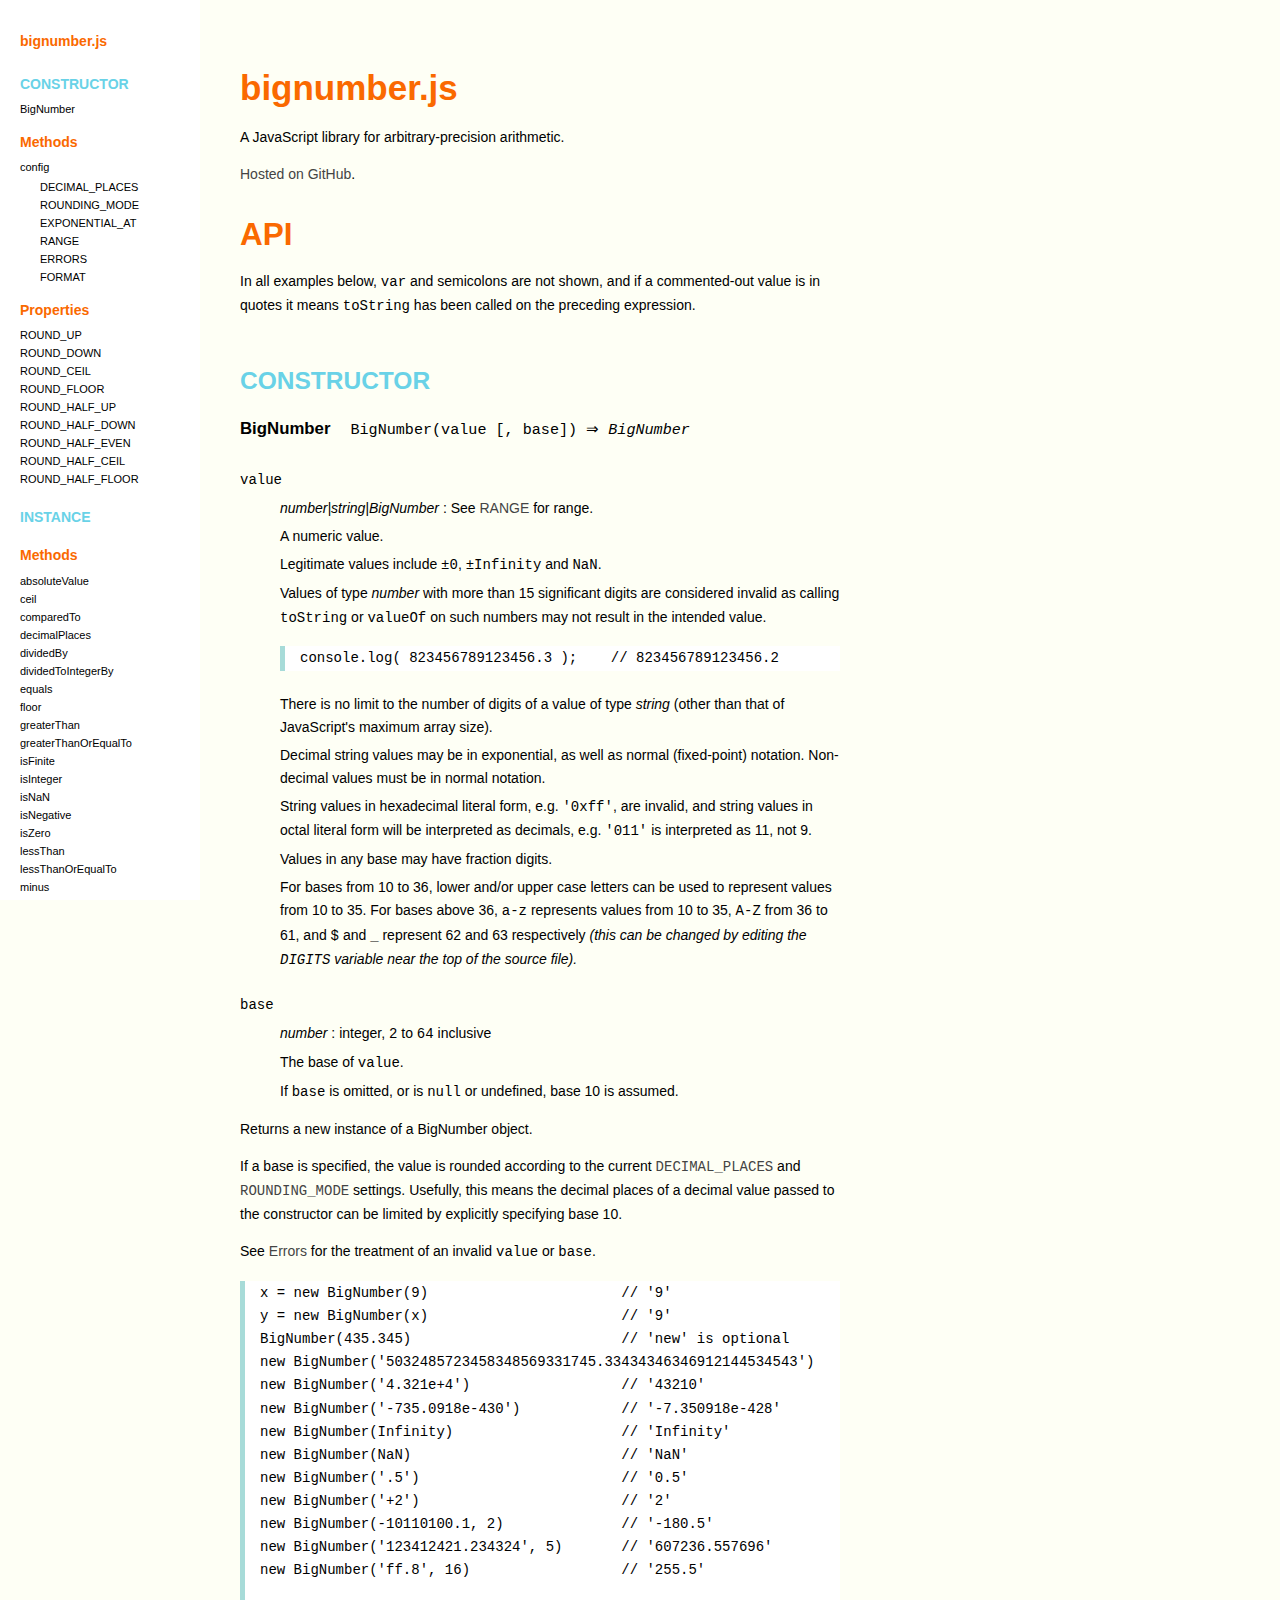
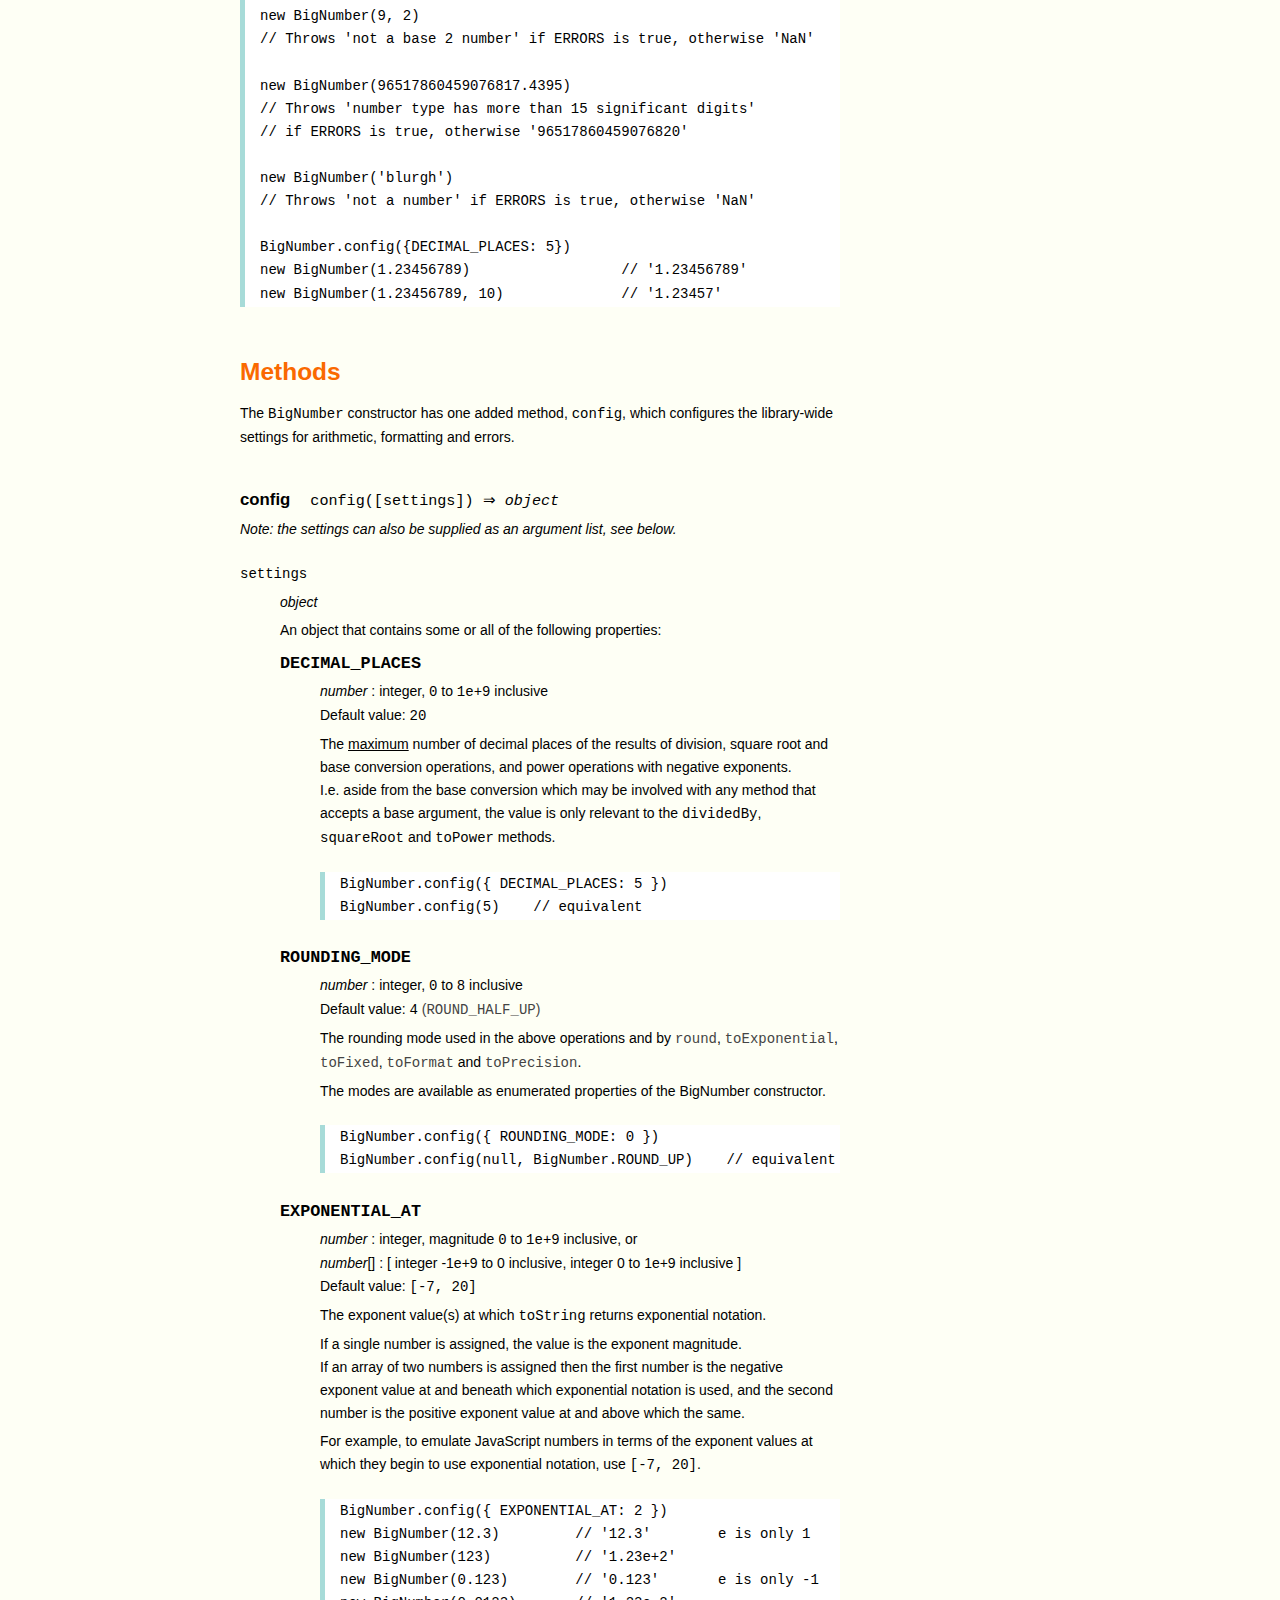
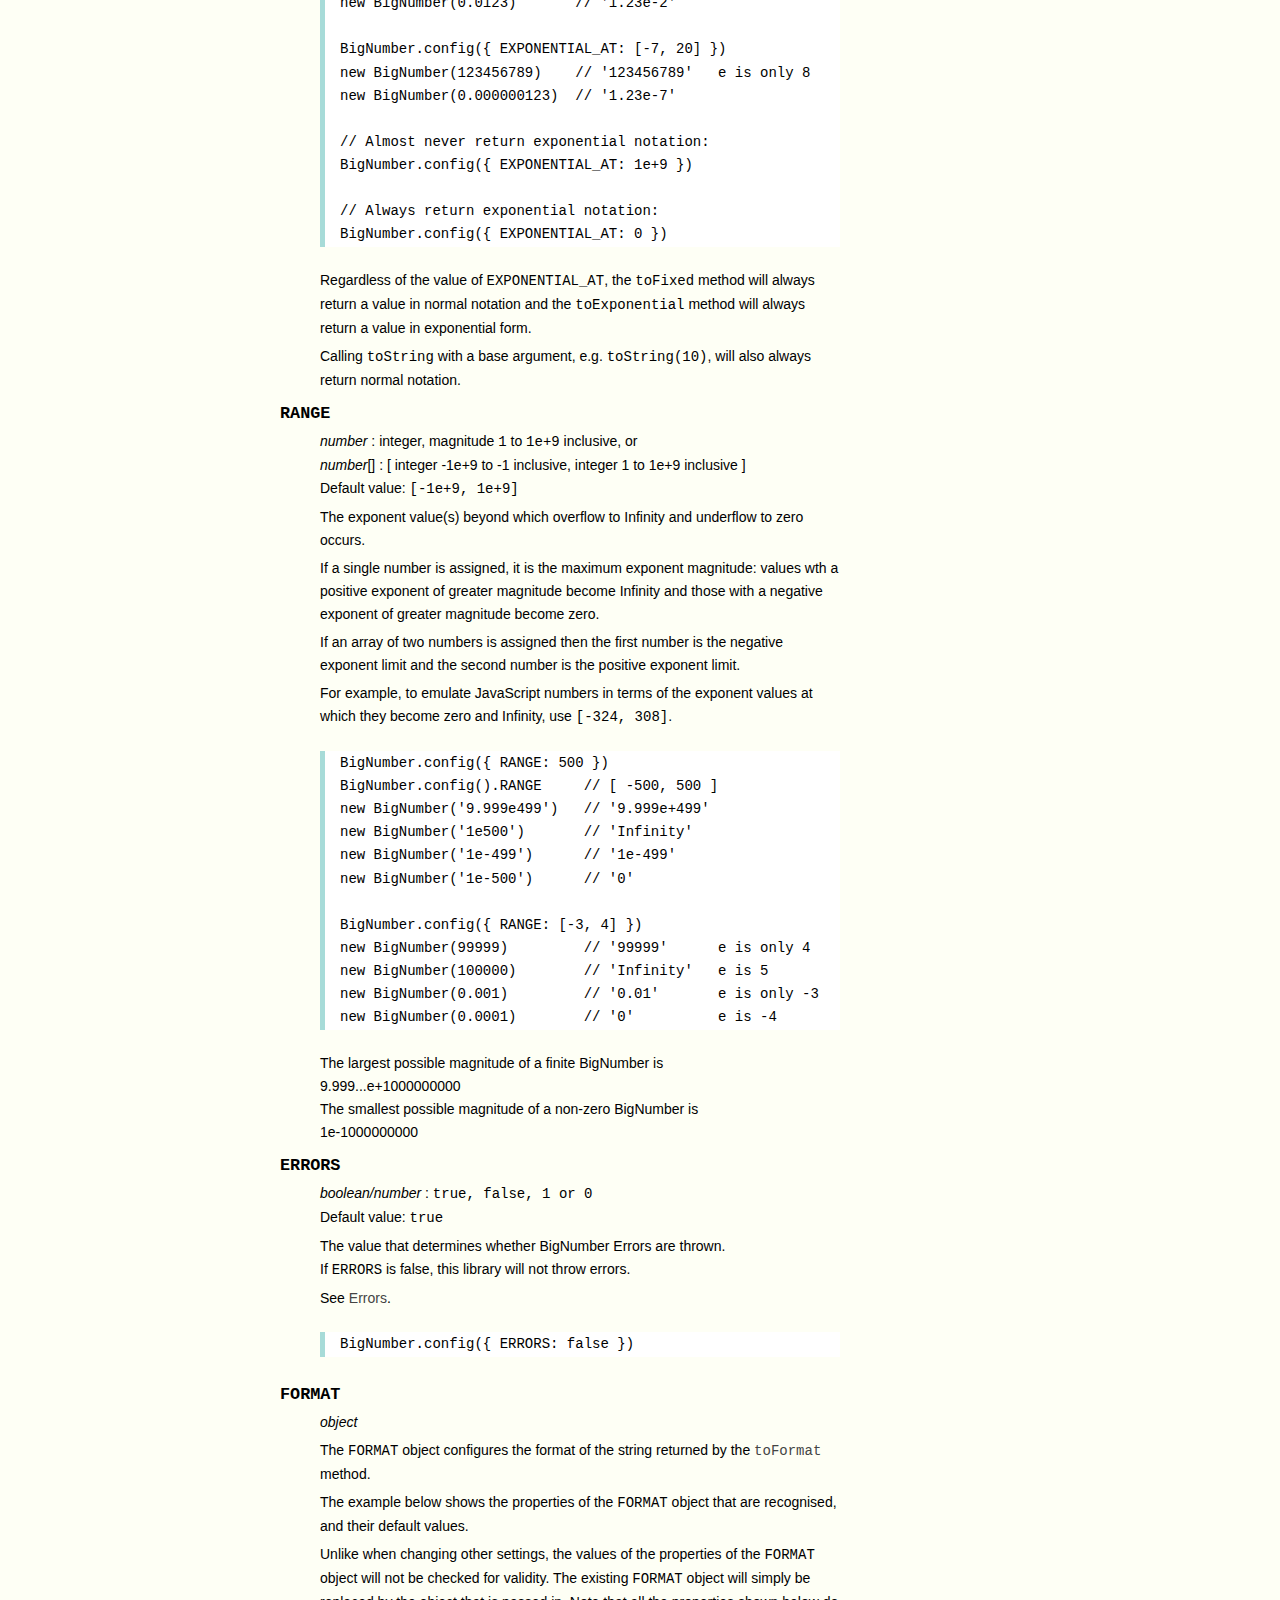
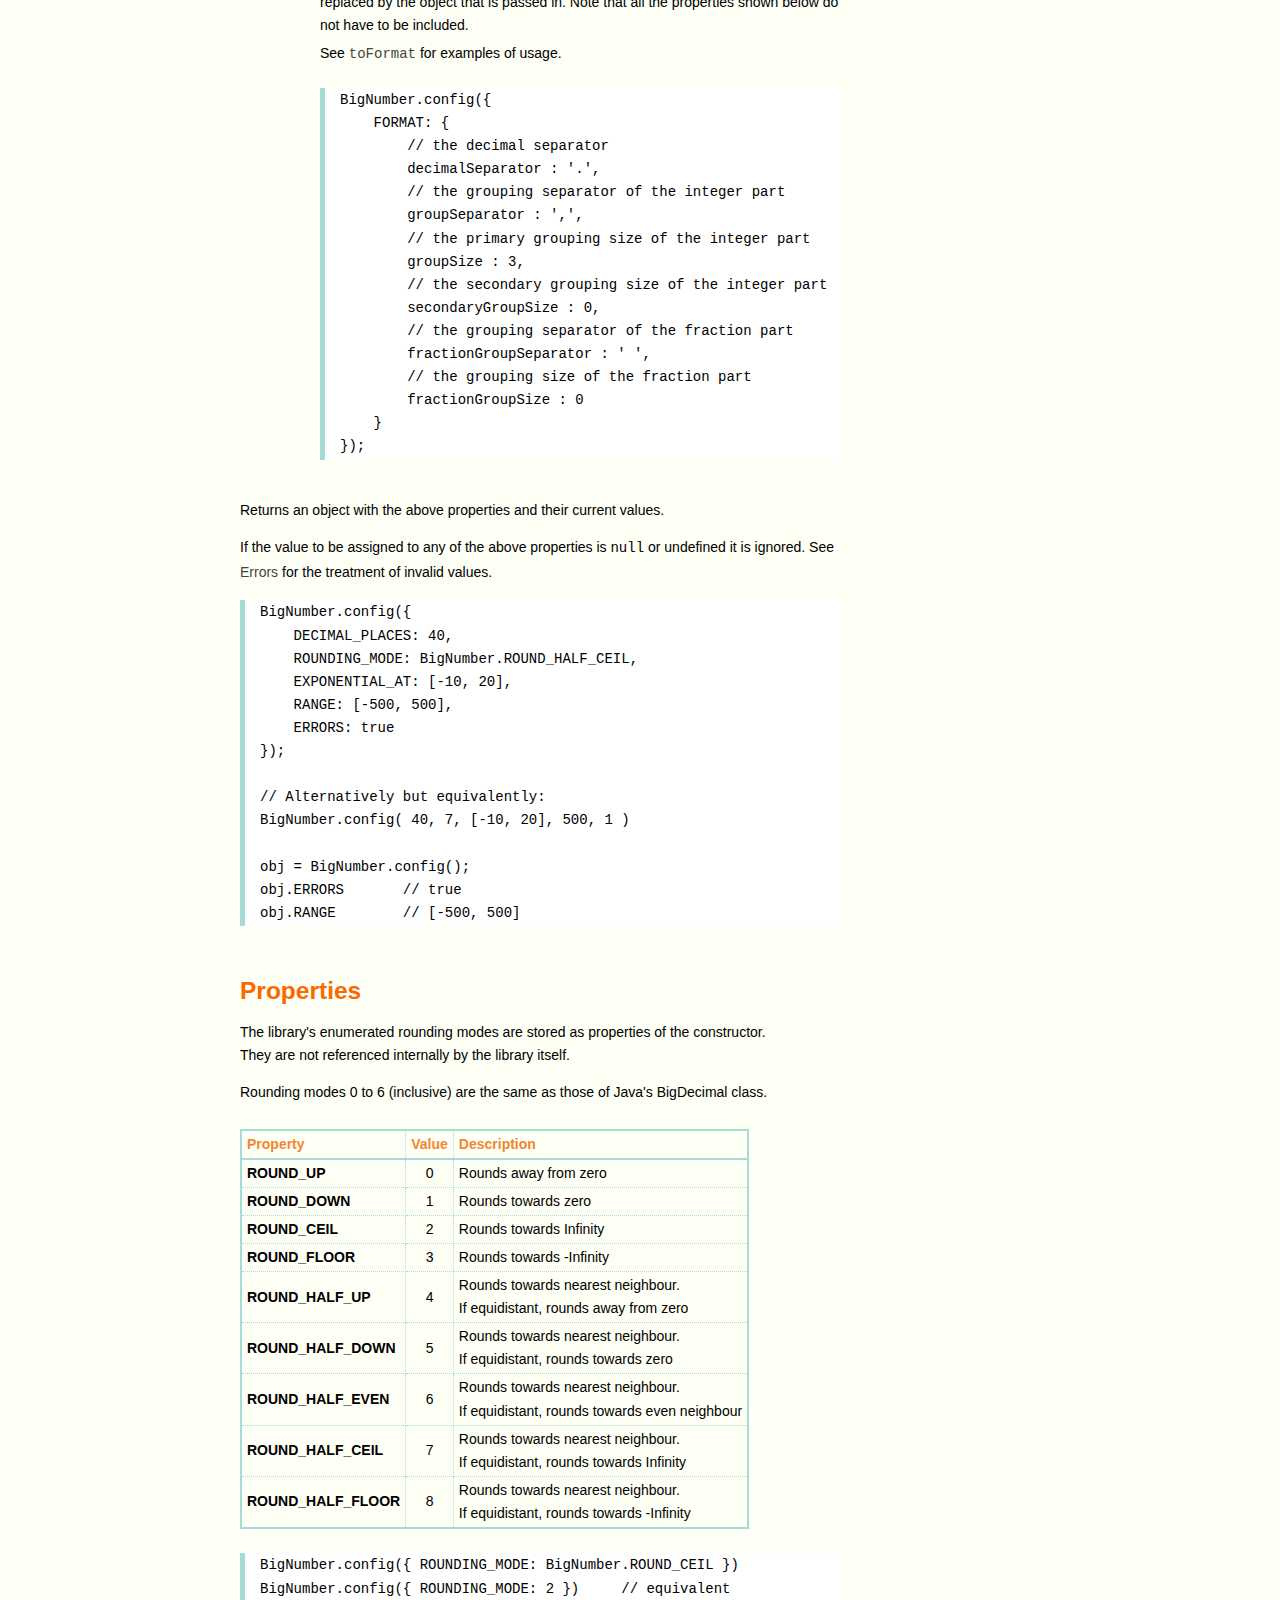
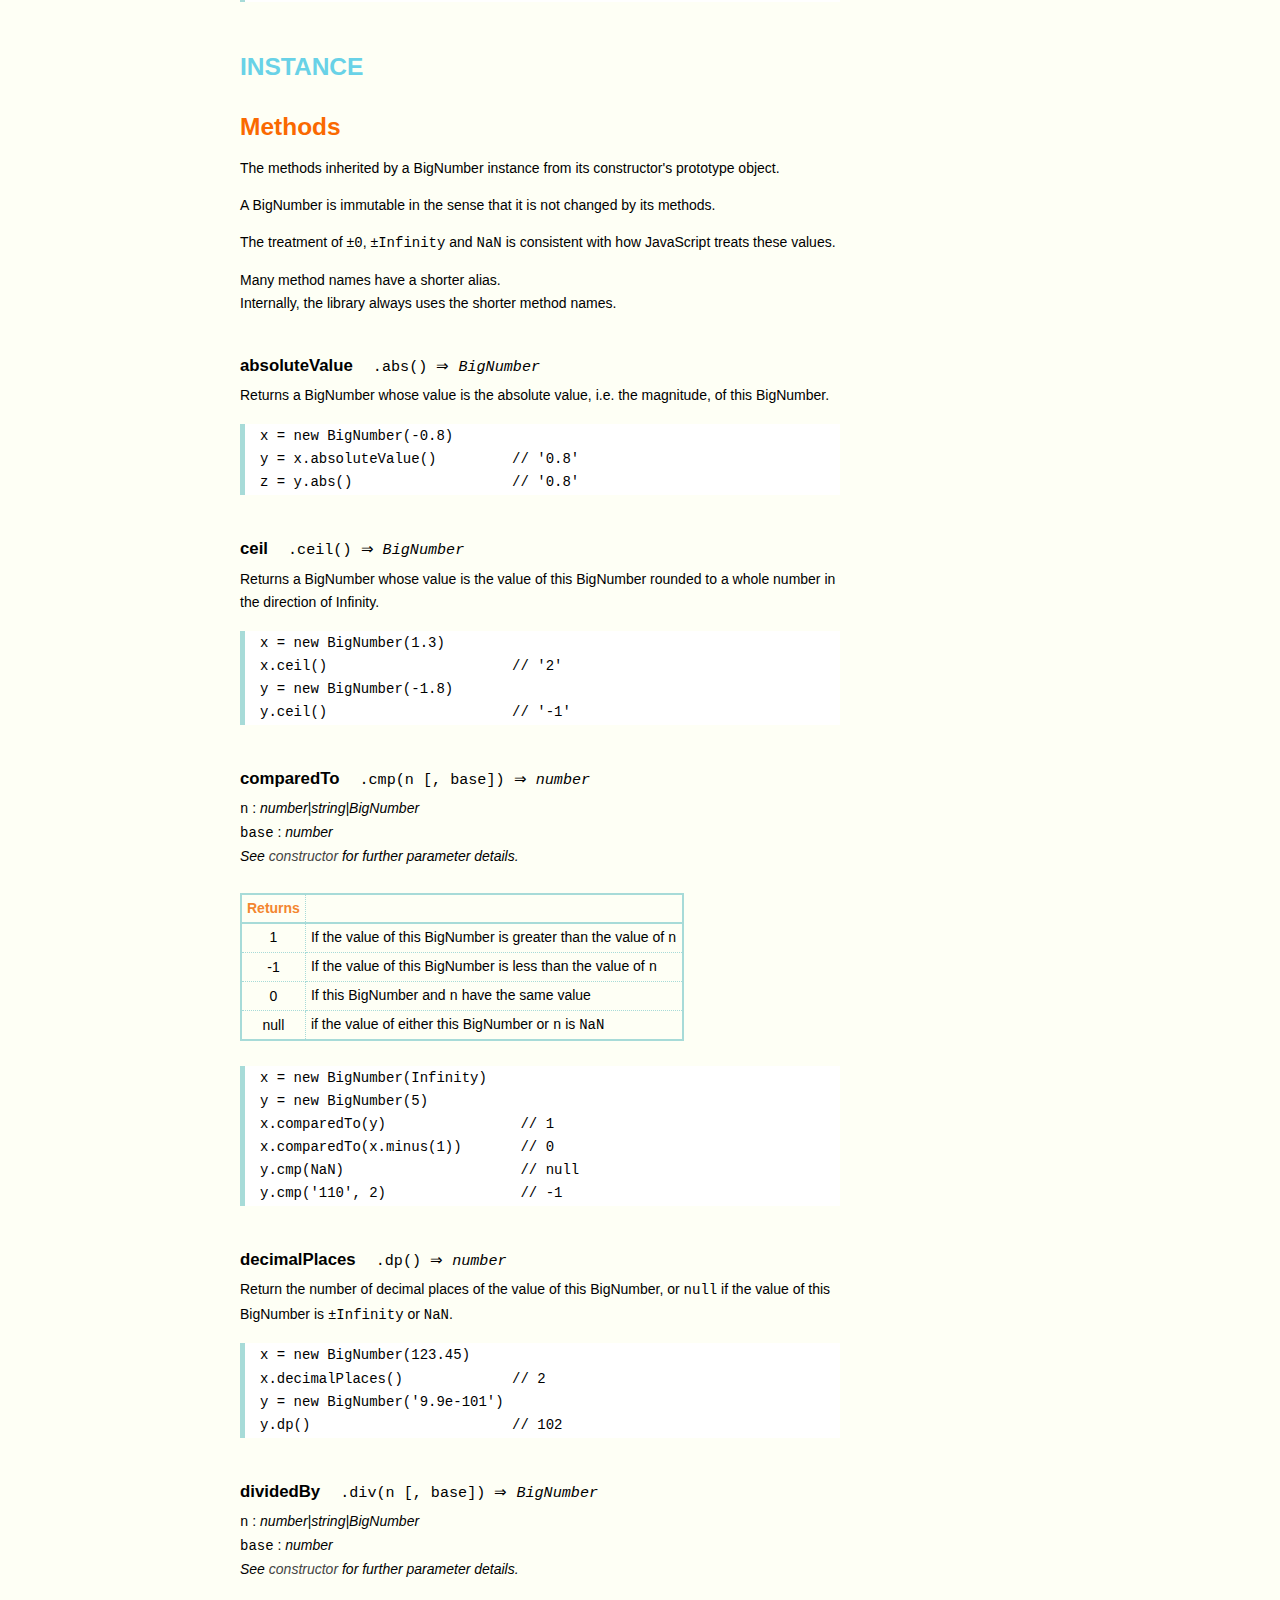
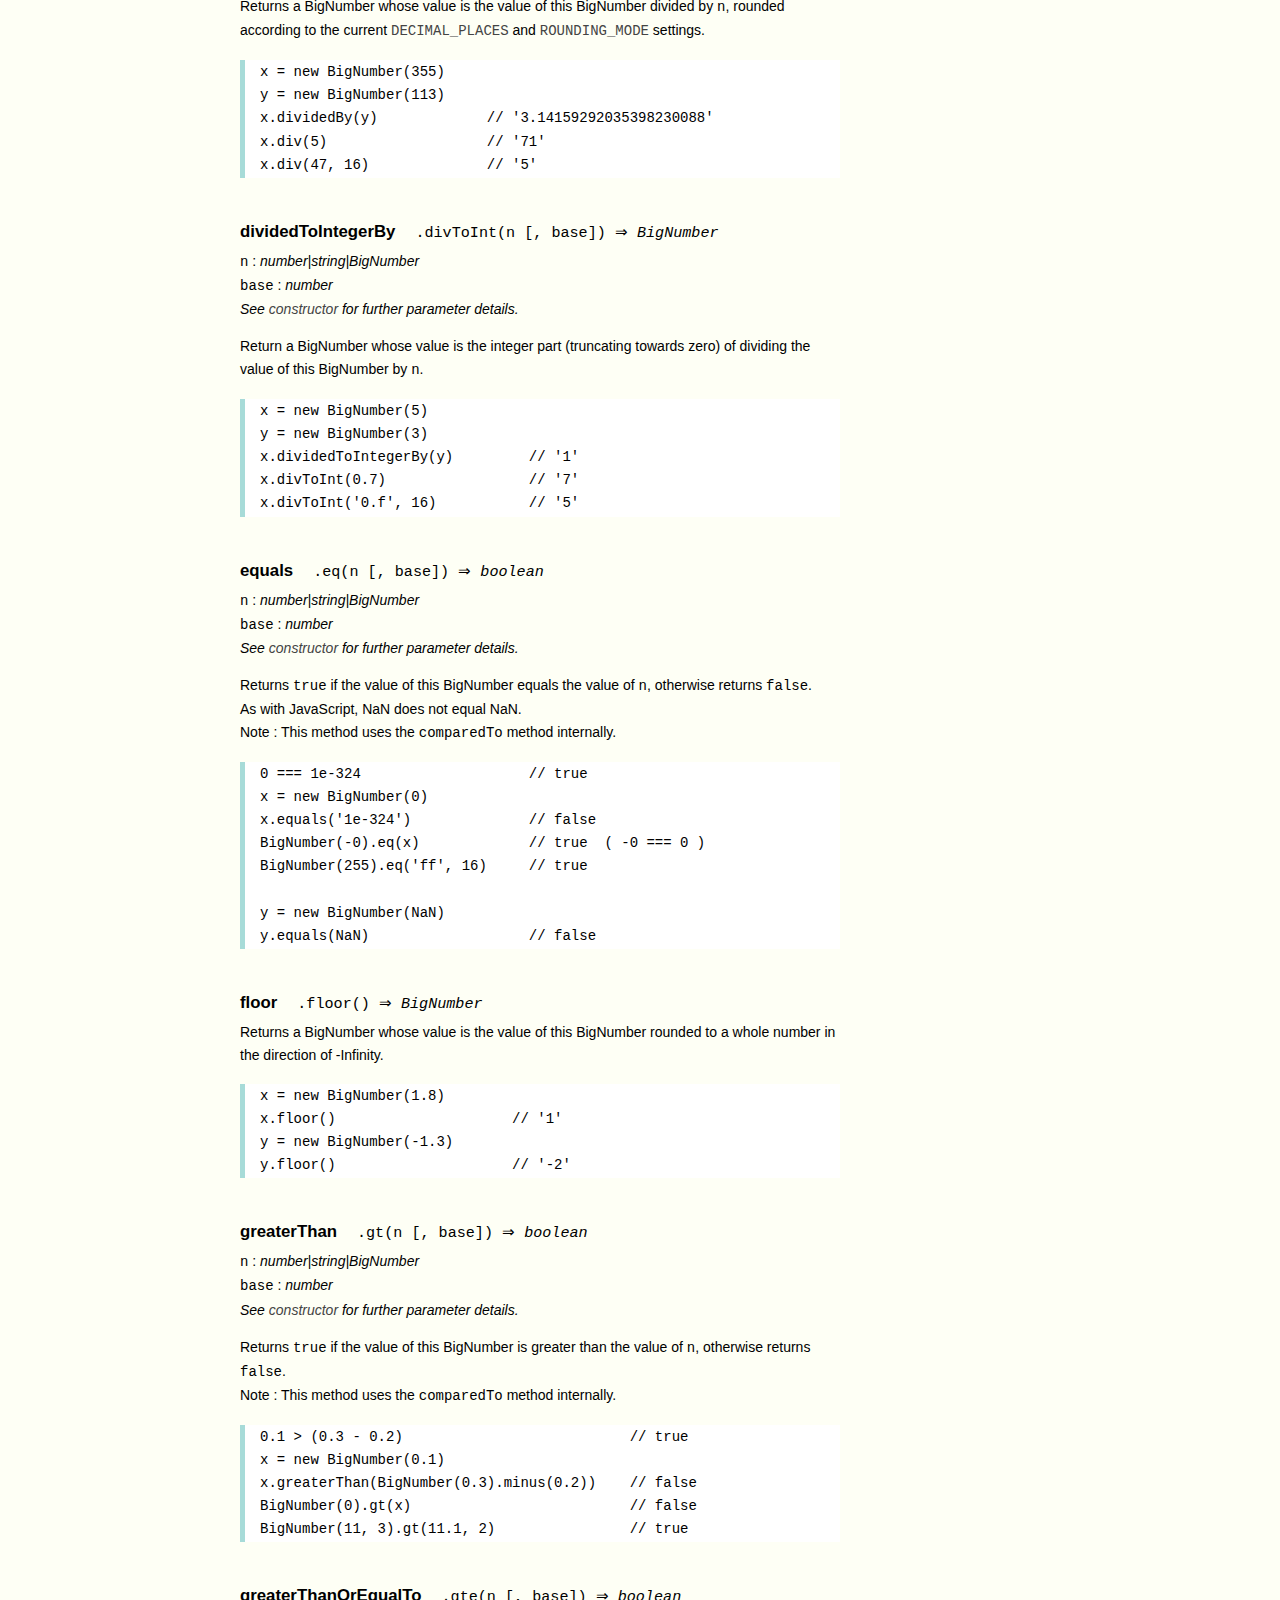
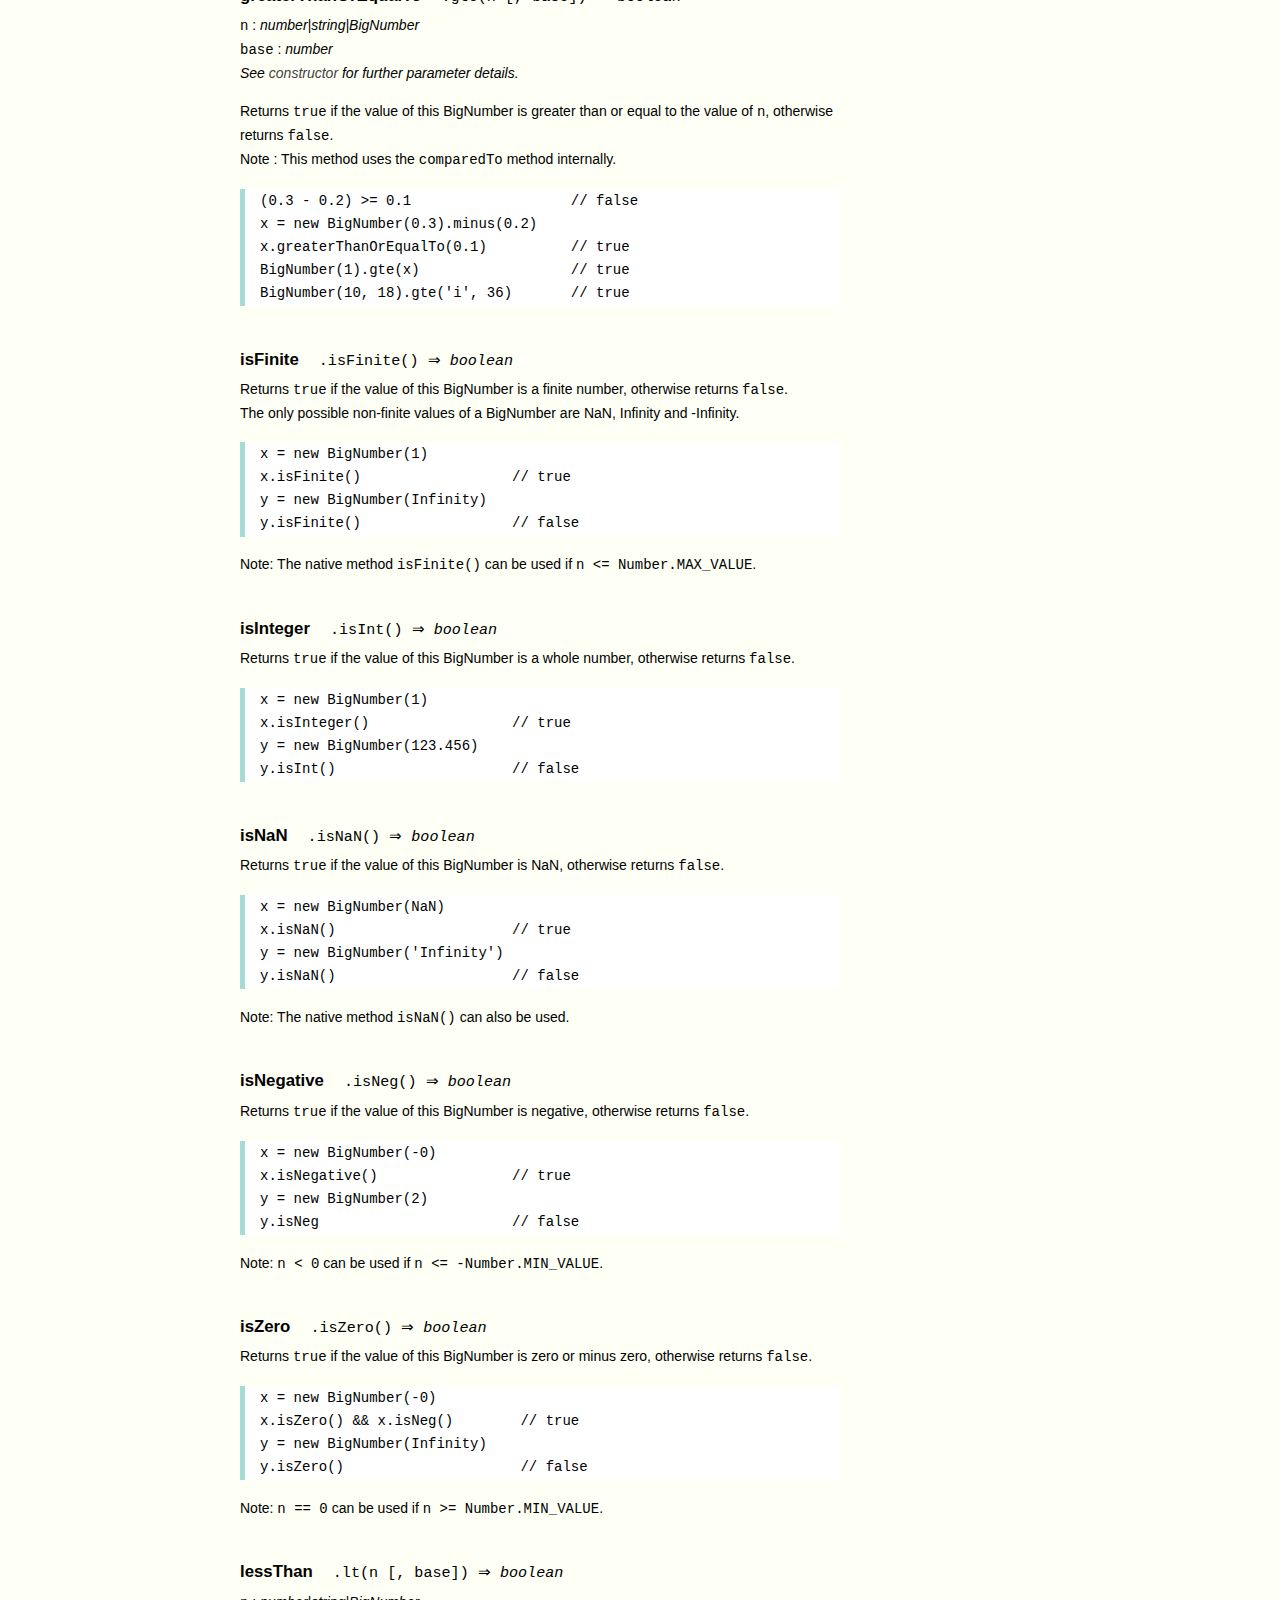
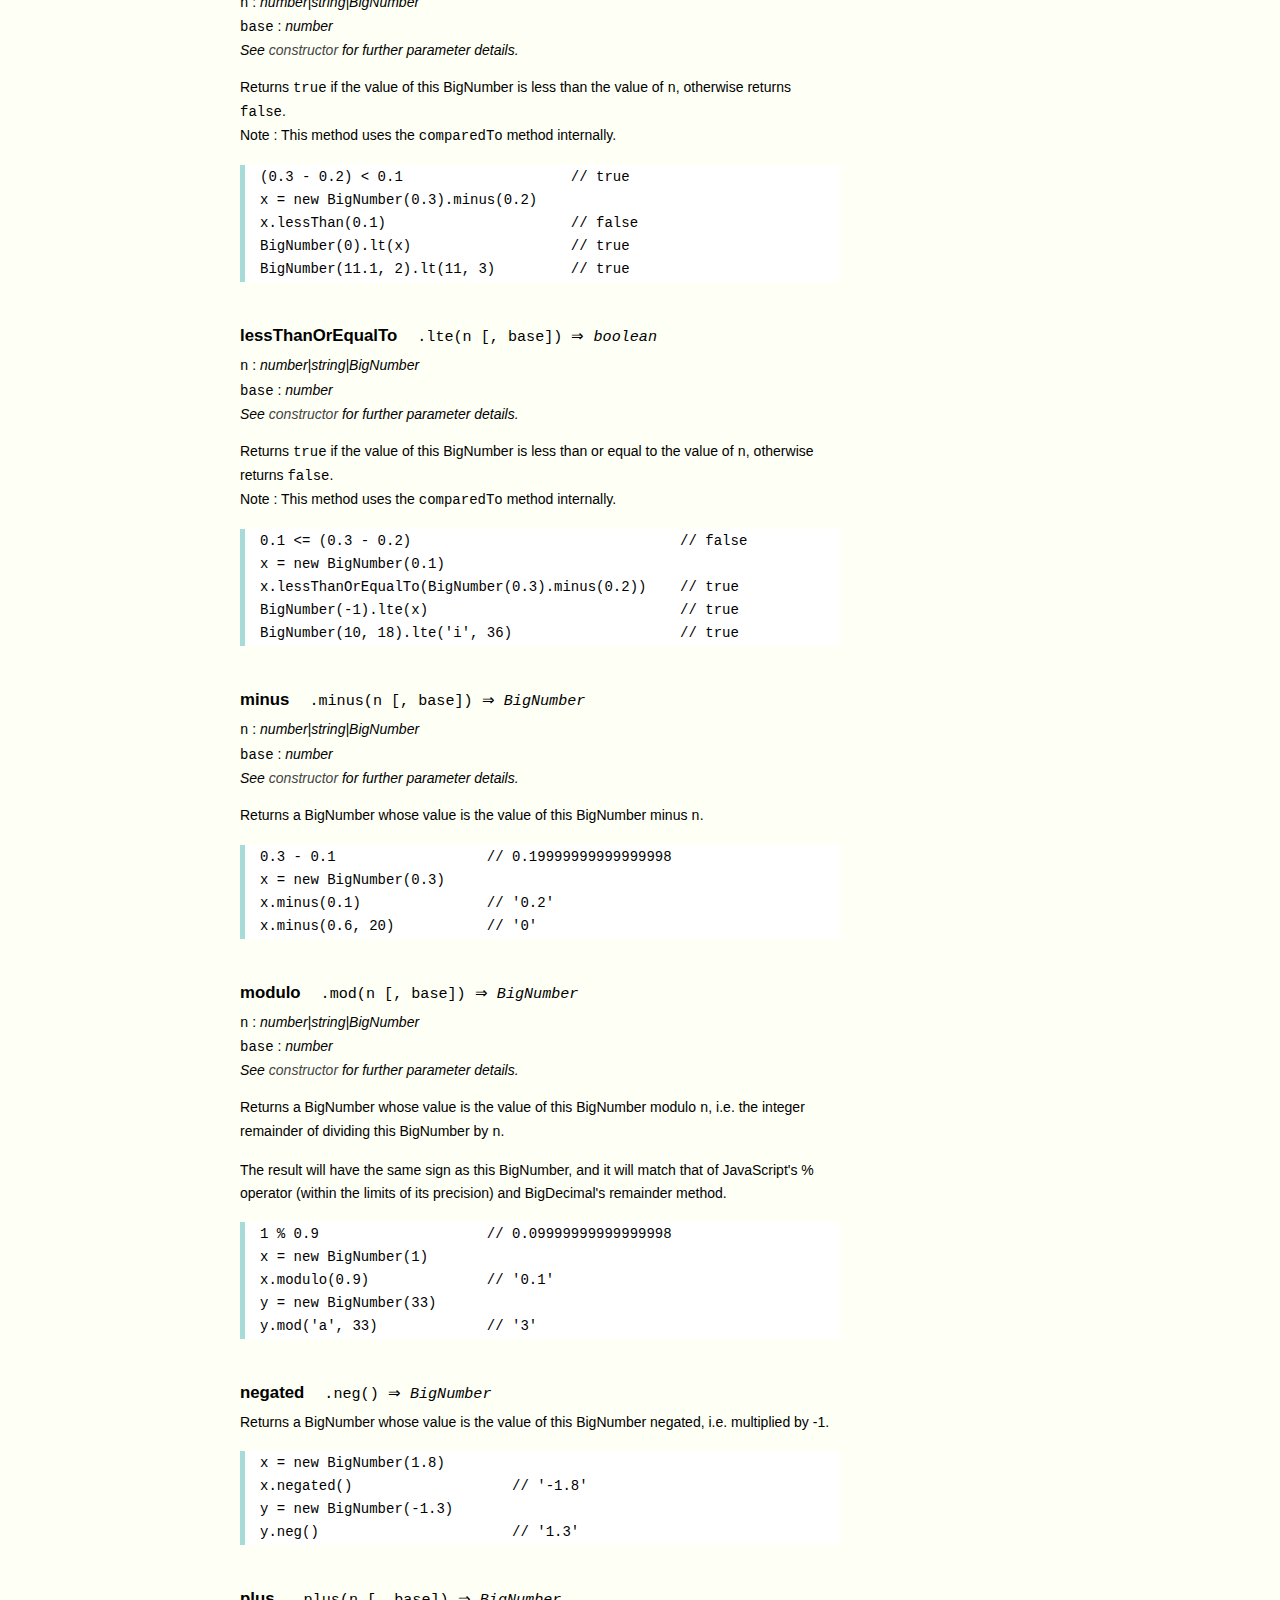
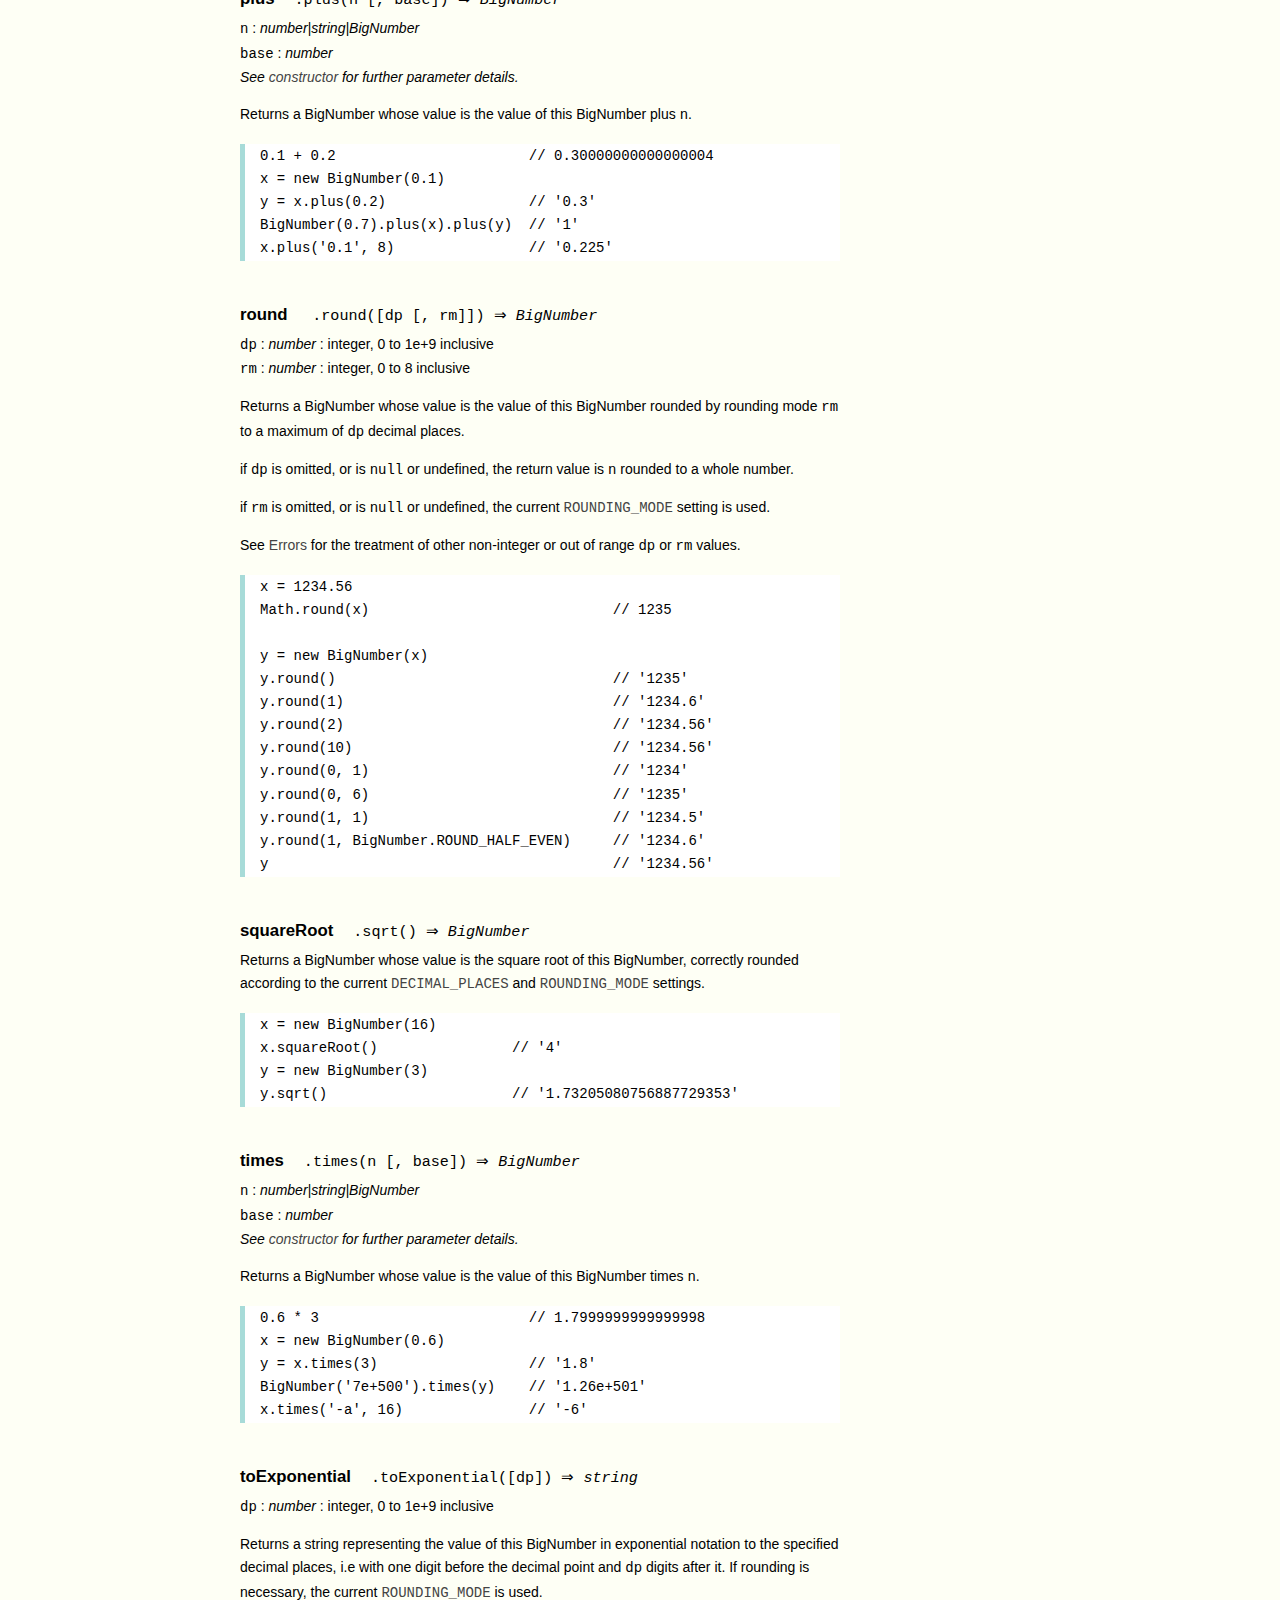
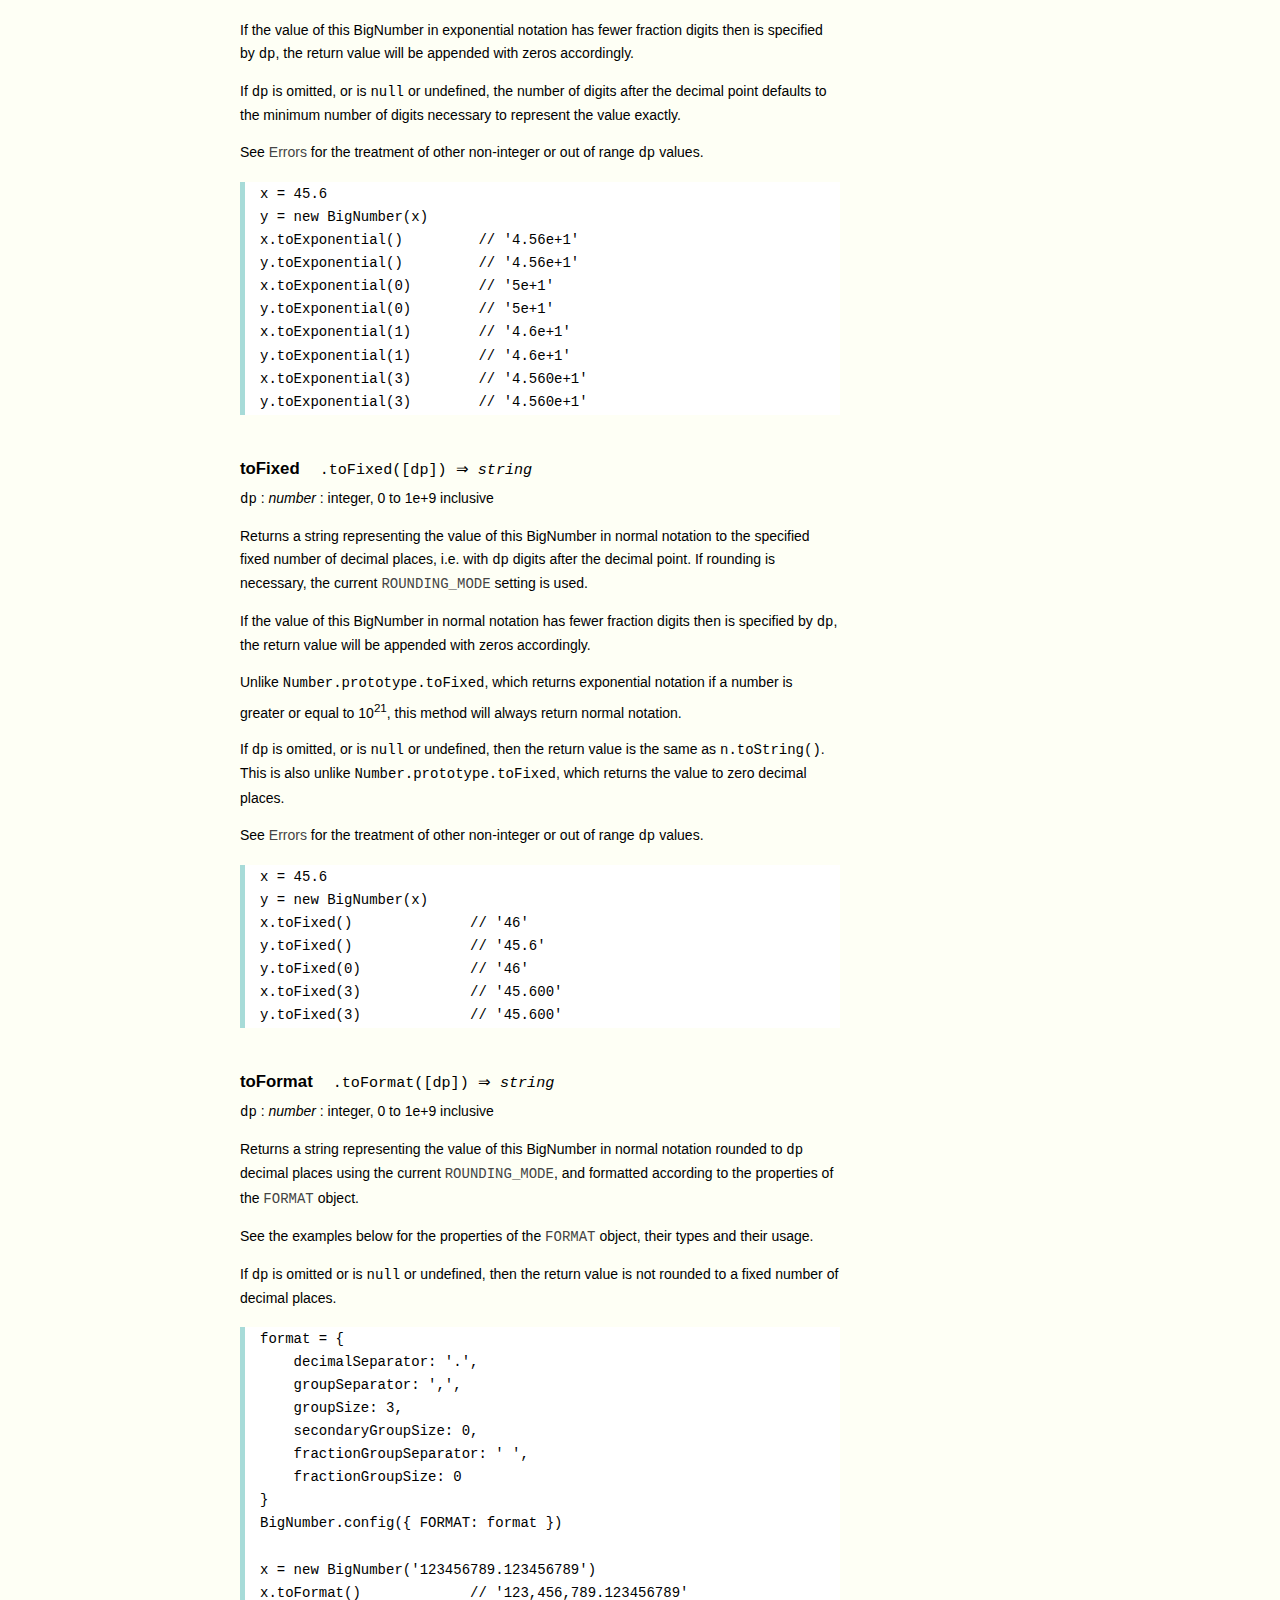
<file: node_modules/bignumber.js/doc/API.html>
<!DOCTYPE HTML>
<html>
<head>
  <meta charset="utf-8">
  <meta http-equiv="X-UA-Compatible" content="IE=edge,chrome=1">
  <meta name="Author" content="M Mclaughlin">
  <title>bignumber.js API</title>
  <style>
html{font-family:sans-serif;font-size:100%}
body{font-family:"Helvetica Neue",Helvetica,Arial,sans-serif;font-size:14px;
  line-height:1.65em;background:#fefff5;color:#000;min-height:100%;margin:0}
.nav{background:#fff;position:fixed;top:0;bottom:0;left:0;width:180px;
  overflow-y:auto;padding:15px 0 30px 20px}
div.container{width:600px;margin:50px 0 50px 240px}
p{margin:0 0 1em;width:600px}
pre,ul{margin:1em 0}
h1,h2,h3,h4,h5{margin:0;padding:1.5em 0 0}
h1,h2{padding:.75em 0}
h1{font-size:2.5em;color:#fa6900}
h2{font-size:2.25em;color:#fa6900}
h3{font-size:1.75em;color:#69d2e7}
h4{font-size:1.75em;color:#fa6900;padding-bottom:.75em}
h5{font-size:1.2em;padding-bottom:.3em}
h6{font-size:1.1em;margin:0;padding:0.5em 0}
dd dt{font-size:1.2em}
dt{padding-top:.5em}
dd{padding-top:.35em}
b{font-weight:700}
a,a:visited{color:#444;text-decoration:none}
a:active,a:hover{outline:0;color:#000}
.nav a:hover{text-decoration:underline}
.nav a,.nav b,.nav a:visited{display:block;color:#fa6900;font-weight:700;
  margin-top:15px}
.nav b{color:#69d2e7;margin-top:20px;cursor:default;width:auto}
ul{list-style-type:none;padding:0 0 0 20px}
.nav ul{line-height:14px;padding-left:0;margin:5px 0 0}
.nav ul a,.nav ul a:visited{display:inline;color:#000;font-family:Verdana,
  Geneva,sans-serif;font-size:11px;font-weight:400;margin:0}
.inset,ul.inset{margin-left:20px}
code.inset{font-size:.9em}
.nav li{cursor:pointer;width:auto;margin:0 0 3px}
span.alias{font-style:italic;margin-left:20px}
table{border-collapse:collapse;border-spacing:0;border:2px solid #a7dbd8;
  margin:1.75em 0;padding:0}
td,th{text-align:left;margin:0;padding:2px 5px;border:1px dotted #a7dbd8}
th{border-top:2px solid #a7dbd8;border-bottom:2px solid #a7dbd8;color:#f38630}
pre{background:#fff;white-space:pre-wrap;word-wrap:break-word;
  border-left:5px solid #a7dbd8;padding:1px 0 1px 15px;margin:1.2em 0}
code,pre{font-family:Monaco,Consolas,"Lucida Console",monospace;
  font-weight:400}
.end{margin-bottom:25px}
.nav-title{color:#fa6900}
.centre{text-align:center}
.error-table{font-size:13px;width:100%}
  </style>
</head>
<body>

  <div class="nav">

    <a class='nav-title' href="#">bignumber.js</a>

    <b> CONSTRUCTOR </b>
    <ul>
      <li><a href="#bignumber">BigNumber</a></li>
    </ul>

    <a href="#methods">Methods</a>
    <ul>
      <li><a href="#config">config</a></li>
      <li>
        <ul class="inset">
          <li><a href="#decimal-places">DECIMAL_PLACES</a></li>
          <li><a href="#rounding-mode" >ROUNDING_MODE</a></li>
          <li><a href="#exponential-at">EXPONENTIAL_AT</a></li>
          <li><a href="#range"         >RANGE</a></li>
          <li><a href="#errors"        >ERRORS</a></li>
          <li><a href="#format"        >FORMAT</a></li>
        </ul>
      </li>
    </ul>

    <a href="#constructor-properties">Properties</a>
    <ul>
      <li><a href="#round-up"        >ROUND_UP</a></li>
      <li><a href="#round-down"      >ROUND_DOWN</a></li>
      <li><a href="#round-ceil"      >ROUND_CEIL</a></li>
      <li><a href="#round-floor"     >ROUND_FLOOR</a></li>
      <li><a href="#round-half-up"   >ROUND_HALF_UP</a></li>
      <li><a href="#round-half-down" >ROUND_HALF_DOWN</a></li>
      <li><a href="#round-half-even" >ROUND_HALF_EVEN</a></li>
      <li><a href="#round-half-ceil" >ROUND_HALF_CEIL</a></li>
      <li><a href="#round-half-floor">ROUND_HALF_FLOOR</a></li>
    </ul>

    <b> INSTANCE </b>

    <a href="#prototype-methods">Methods</a>
    <ul>
      <li><a href="#abs"    >absoluteValue</a></li>
      <li><a href="#ceil"   >ceil</a></li>
      <li><a href="#cmp"    >comparedTo</a></li>
      <li><a href="#dp"     >decimalPlaces</a></li>
      <li><a href="#div"    >dividedBy</a></li>
      <li><a href="#divInt" >dividedToIntegerBy</a></li>
      <li><a href="#eq"     >equals</a></li>
      <li><a href="#floor"  >floor</a></li>
      <li><a href="#gt"     >greaterThan</a></li>
      <li><a href="#gte"    >greaterThanOrEqualTo</a></li>
      <li><a href="#isF"    >isFinite</a></li>
      <li><a href="#isInt"  >isInteger</a></li>
      <li><a href="#isNaN"  >isNaN</a></li>
      <li><a href="#isNeg"  >isNegative</a></li>
      <li><a href="#isZ"    >isZero</a></li>
      <li><a href="#lt"     >lessThan</a></li>
      <li><a href="#lte"    >lessThanOrEqualTo</a></li>
      <li><a href="#minus"  >minus</a></li>
      <li><a href="#mod"    >modulo</a></li>
      <li><a href="#neg"    >negated</a></li>
      <li><a href="#plus"   >plus</a></li>
      <li><a href="#round"  >round</a></li>
      <li><a href="#sqrt"   >squareRoot</a></li>
      <li><a href="#times"  >times</a></li>
      <li><a href="#toE"    >toExponential</a></li>
      <li><a href="#toF"    >toFixed</a></li>
      <li><a href="#toFo"   >toFormat</a></li>
      <li><a href="#toFr"   >toFraction</a></li>
      <li><a href="#toJSON" >toJSON</a></li>
      <li><a href="#toN"    >toNumber</a></li>
      <li><a href="#pow"    >toPower</a></li>
      <li><a href="#toP"    >toPrecision</a></li>
      <li><a href="#toS"    >toString</a></li>
      <li><a href="#valueOf">valueOf</a></li>
    </ul>

    <a href="#instance-properties">Properties</a>
    <ul>
      <li><a href="#coefficient">c : coefficient</a></li>
      <li><a href="#exponent"   >e : exponent</a></li>
      <li><a href="#sign"       >s : sign</a></li>
    </ul>

    <a href="#zero-nan-infinity">Zero, NaN &amp; Infinity</a>

    <a href="#Errors">Errors</a>

    <a class='end' href="#faq">FAQ</a>

  </div>

  <div class="container">

    <h1>bignumber.js</h1>

    <p>A JavaScript library for arbitrary-precision arithmetic.</p>

    <p>
      <a href="https://github.com/MikeMcl/bignumber.js">Hosted on GitHub</a>.
    </p>


    <h2>API</h2>

    <p>
      In all examples below, <code>var</code> and semicolons are not shown, and
      if a commented-out value is in quotes it means <code>toString</code> has
      been called on the preceding expression.
    </p>



    <h3>CONSTRUCTOR</h3>

    <h5 id="bignumber">
      BigNumber<code class='inset'>BigNumber(value [, base]) &rArr;
      <i>BigNumber</i>
      </code>
    </h5>
    <dl>
      <dt><code>value</code></dt>
      <dd>
        <i>number|string|BigNumber</i> : See <a href='#range'>RANGE</a> for
        range.
      </dd>
      <dd>
        A numeric value.
      </dd>
      <dd>
        Legitimate values include <code>&plusmn;0</code>,
        <code>&plusmn;Infinity</code> and <code>NaN</code>.
      </dd>
      <dd>
        Values of type <em>number</em> with more than 15 significant digits are
        considered invalid as calling <code>toString</code> or
        <code>valueOf</code> on such numbers may not result in the intended
        value.
        <pre>console.log( 823456789123456.3 );    // 823456789123456.2</pre>
      </dd>
      <dd>
        There is no limit to the number of digits of a value of type
        <em>string</em> (other than that of JavaScript's maximum array size).
      </dd>
      <dd>
        Decimal string values may be in exponential, as well as normal
        (fixed-point) notation. Non-decimal values must be in normal
        notation.
      </dd>
      <dd>
        String values in hexadecimal literal form, e.g. <code>'0xff'</code>, are
        invalid, and string values in octal literal form will be interpreted as
        decimals, e.g. <code>'011'</code> is interpreted as 11, not 9.
      </dd>
      <dd>Values in any base may have fraction digits.</dd>
      <dd>
        For bases from 10 to 36, lower and/or upper case letters can be used to
        represent values from 10 to 35. For bases above 36, <code>a-z</code>
        represents values from 10 to 35, <code>A-Z</code> from 36 to 61, and
        <code>$</code> and <code>_</code> represent 62 and 63 respectively <i>
        (this can be changed by editing the <code>DIGITS</code> variable near
        the top of the source file).</i>
      </dd>
    </dl>
    <dl>
      <dt><code>base</code></dt>
      <dd>
        <i>number</i> : integer, <code>2</code> to <code>64</code> inclusive
      </dd>
      <dd>The base of <code>value</code>.</dd>
      <dd>If <code>base</code> is omitted, or is <code>null</code> or undefined,
      base 10 is assumed.</dd>
    </dl>
    <p>Returns a new instance of a BigNumber object.</p>
    <p>
      If a base is specified, the value is rounded according to
      the current <a href='#decimal-places'><code>DECIMAL_PLACES</code></a> and
      <a href='#rounding-mode'><code>ROUNDING_MODE</code></a> settings.
      Usefully, this means the decimal places of a decimal value
      passed to the constructor can be limited by explicitly specifying base 10.
    </p>
    <p>
      See <a href='#Errors'>Errors</a> for the treatment of an invalid
      <code>value</code> or <code>base</code>.
    </p>
    <pre>
x = new BigNumber(9)                       // '9'
y = new BigNumber(x)                       // '9'
BigNumber(435.345)                         // 'new' is optional
new BigNumber('5032485723458348569331745.33434346346912144534543')
new BigNumber('4.321e+4')                  // '43210'
new BigNumber('-735.0918e-430')            // '-7.350918e-428'
new BigNumber(Infinity)                    // 'Infinity'
new BigNumber(NaN)                         // 'NaN'
new BigNumber('.5')                        // '0.5'
new BigNumber('+2')                        // '2'
new BigNumber(-10110100.1, 2)              // '-180.5'
new BigNumber('123412421.234324', 5)       // '607236.557696'
new BigNumber('ff.8', 16)                  // '255.5'

new BigNumber(9, 2)
// Throws 'not a base 2 number' if ERRORS is true, otherwise 'NaN'

new BigNumber(96517860459076817.4395)
// Throws 'number type has more than 15 significant digits'
// if ERRORS is true, otherwise '96517860459076820'

new BigNumber('blurgh')
// Throws 'not a number' if ERRORS is true, otherwise 'NaN'

BigNumber.config({DECIMAL_PLACES: 5})
new BigNumber(1.23456789)                  // '1.23456789'
new BigNumber(1.23456789, 10)              // '1.23457'</pre>


    <h4 id="methods">Methods</h4>
    <p>
      The <code>BigNumber</code> constructor has one added method,
      <code>config</code>, which configures the library-wide settings for
      arithmetic, formatting and errors.
    </p>

    <h5 id="config">
      config<code class='inset'>config([settings]) &rArr; <i>object</i></code>
    </h5>
    <i>
      Note: the settings can also be supplied as an argument list, see below.
    </i>
    <dl>
      <dt><code>settings</code></dt>
      <dd><i>object</i></dd>

      <dd>
        An object that contains some or all of the following properties:
        <dl>

          <dt id="decimal-places"><code><b>DECIMAL_PLACES</b></code></dt>
          <dd>
            <i>number</i> : integer, <code>0</code> to <code>1e+9</code>
            inclusive<br />
            Default value: <code>20</code>
          </dd>
          <dd>
            The <u>maximum</u> number of decimal places of the results of
            division, square root and base conversion operations, and power
            operations with negative exponents.<br />
            I.e. aside from the base conversion which may be involved with any
            method that accepts a base argument, the value is only relevant to
            the <code>dividedBy</code>, <code>squareRoot</code> and
            <code>toPower</code> methods.
          </dd>
          <dd>
            <pre>BigNumber.config({ DECIMAL_PLACES: 5 })
BigNumber.config(5)    // equivalent</pre>
          </dd>



          <dt id="rounding-mode"><code><b>ROUNDING_MODE</b></code></dt>
          <dd>
            <i>number</i> : integer, <code>0</code> to <code>8</code>
            inclusive<br />
            Default value: <code>4</code>
            <a href="#h-up">(<code>ROUND_HALF_UP</code>)</a>
          </dd>
          <dd>
            The rounding mode used in the above operations and by
            <a href='#round'><code>round</code></a>,
            <a href='#toE'><code>toExponential</code></a>,
            <a href='#toF'><code>toFixed</code></a>,
            <a href='#toFo'><code>toFormat</code></a> and
            <a href='#toP'><code>toPrecision</code></a>.
          </dd>
          <dd>
             The modes are available as enumerated properties of the BigNumber
             constructor.
          </dd>
           <dd>
            <pre>BigNumber.config({ ROUNDING_MODE: 0 })
BigNumber.config(null, BigNumber.ROUND_UP)    // equivalent</pre>
          </dd>



          <dt id="exponential-at"><code><b>EXPONENTIAL_AT</b></code></dt>
          <dd>
            <i>number</i> : integer, magnitude <code>0</code> to
            <code>1e+9</code> inclusive, or<br />
            <i>number</i>[] : [ integer -1e+9 to 0 inclusive, integer 0 to 1e+9
            inclusive ]<br />
            Default value: <code>[-7, 20]</code>
          </dd>
          <dd>
            The exponent value(s) at which <code>toString</code> returns
            exponential notation.
          </dd>
          <dd>
            If a single number is assigned, the value is the exponent magnitude.
            <br />
            If an array of two numbers is assigned then the first number is the
            negative exponent value at and beneath which exponential notation is
            used, and the second number is the positive exponent value at and
            above which the same.
          </dd>
          <dd>
            For example, to emulate JavaScript numbers in terms of the exponent
            values at which they begin to use exponential notation, use
            <code>[-7, 20]</code>.
          </dd>
          <dd>
            <pre>BigNumber.config({ EXPONENTIAL_AT: 2 })
new BigNumber(12.3)         // '12.3'        e is only 1
new BigNumber(123)          // '1.23e+2'
new BigNumber(0.123)        // '0.123'       e is only -1
new BigNumber(0.0123)       // '1.23e-2'

BigNumber.config({ EXPONENTIAL_AT: [-7, 20] })
new BigNumber(123456789)    // '123456789'   e is only 8
new BigNumber(0.000000123)  // '1.23e-7'

// Almost never return exponential notation:
BigNumber.config({ EXPONENTIAL_AT: 1e+9 })

// Always return exponential notation:
BigNumber.config({ EXPONENTIAL_AT: 0 })</pre>
          </dd>
          <dd>
            Regardless of the value of <code>EXPONENTIAL_AT</code>, the
            <code>toFixed</code> method will always return a value in
            normal notation and the <code>toExponential</code> method will
            always return a value in exponential form.
          </dd>
          <dd>
            Calling <code>toString</code> with a base argument, e.g.
            <code>toString(10)</code>, will also always return normal notation.
          </dd>



          <dt id="range"><code><b>RANGE</b></code></dt>
          <dd>
            <i>number</i> : integer, magnitude <code>1</code> to
            <code>1e+9</code> inclusive, or<br />
            <i>number</i>[] : [ integer -1e+9 to -1 inclusive, integer 1 to 1e+9
            inclusive ]<br />
            Default value: <code>[-1e+9, 1e+9]</code>
          </dd>
          <dd>
            The exponent value(s) beyond which overflow to Infinity and
            underflow to zero occurs.
          </dd>
          <dd>
            If a single number is assigned, it is the maximum exponent
            magnitude: values wth a positive exponent of greater magnitude
            become Infinity and those with a negative exponent of
            greater magnitude become zero.
          <dd>
            If an array of two numbers is assigned then the first number is the
            negative exponent limit and the second number is the positive
            exponent limit.
          </dd>
          <dd>
            For example, to emulate JavaScript numbers in terms of the exponent
            values at which they become zero and Infinity, use
            <code>[-324, 308]</code>.
          </dd>
          <dd>
            <pre>BigNumber.config({ RANGE: 500 })
BigNumber.config().RANGE     // [ -500, 500 ]
new BigNumber('9.999e499')   // '9.999e+499'
new BigNumber('1e500')       // 'Infinity'
new BigNumber('1e-499')      // '1e-499'
new BigNumber('1e-500')      // '0'

BigNumber.config({ RANGE: [-3, 4] })
new BigNumber(99999)         // '99999'      e is only 4
new BigNumber(100000)        // 'Infinity'   e is 5
new BigNumber(0.001)         // '0.01'       e is only -3
new BigNumber(0.0001)        // '0'          e is -4</pre>
          </dd>
          <dd>
            The largest possible magnitude of a finite BigNumber is<br />
            9.999...e+1000000000<br />
            The smallest possible magnitude of a non-zero BigNumber is<br />
            1e-1000000000
          </dd>



          <dt id="errors"><code><b>ERRORS</b></code></dt>
          <dd>
            <i>boolean/number</i> : <code>true, false, 1 or 0</code><br />
            Default value: <code>true</code>
          </dd>
          <dd>
            The value that determines whether BigNumber Errors are thrown.<br />
            If <code>ERRORS</code> is false, this library will not throw errors.
          </dd>
          <dd>
            See <a href='#Errors'>Errors</a>.
          </dd>
           <dd>
            <pre>BigNumber.config({ ERRORS: false })</pre>
          </dd>



          <dt id="format"><code><b>FORMAT</b></code></dt>
          <dd><i>object</i></dd>
          <dd>
            The <code>FORMAT</code> object configures the format of the string
            returned by the <a href='#toFo'><code>toFormat</code></a> method.
          </dd>
          <dd>
            The example below shows the properties of the <code>FORMAT</code>
            object that are recognised, and their default values.
          </dd>
          <dd>
             Unlike when changing other settings, the values of the properties
             of the <code>FORMAT</code> object will not be checked for validity.
             The existing <code>FORMAT</code> object will simply be replaced by
             the object that is passed in. Note that all the properties shown
             below do not have to be included.
          </dd>
          <dd>
            See <a href='#toFo'><code>toFormat</code></a> for examples of usage.
          </dd>
          <dd><pre>
BigNumber.config({
    FORMAT: {
        // the decimal separator
        decimalSeparator : '.',
        // the grouping separator of the integer part
        groupSeparator : ',',
        // the primary grouping size of the integer part
        groupSize : 3,
        // the secondary grouping size of the integer part
        secondaryGroupSize : 0,
        // the grouping separator of the fraction part
        fractionGroupSeparator : ' ',
        // the grouping size of the fraction part
        fractionGroupSize : 0
    }
});</pre></dd>

        </dl>
      </dd>
    </dl>
    <p>
      <br />Returns an object with the above properties and their current
      values.
    </p>
    <p>
      If the value to be assigned to any of the above properties is
      <code>null</code> or undefined it is ignored. See
      <a href='#Errors'>Errors</a> for the treatment of invalid values.
    </p>
    <pre>
BigNumber.config({
    DECIMAL_PLACES: 40,
    ROUNDING_MODE: BigNumber.ROUND_HALF_CEIL,
    EXPONENTIAL_AT: [-10, 20],
    RANGE: [-500, 500],
    ERRORS: true
});

// Alternatively but equivalently:
BigNumber.config( 40, 7, [-10, 20], 500, 1 )

obj = BigNumber.config();
obj.ERRORS       // true
obj.RANGE        // [-500, 500]</pre>



    <h4 id="constructor-properties">Properties</h4>
    <p>
      The library's enumerated rounding modes are stored as properties of the
      constructor.<br />
      They are not referenced internally by the library itself.
    </p>
    <p>
      Rounding modes 0 to 6 (inclusive) are the same as those of Java's
      BigDecimal class.
    </p>
    <table>
      <tr>
        <th>Property</th>
        <th>Value</th>
        <th>Description</th>
      </tr>
      <tr>
        <td id="round-up"><b>ROUND_UP</b></td>
        <td class='centre'>0</td>
        <td>Rounds away from zero</td>
      </tr>
      <tr>
        <td id="round-down"><b>ROUND_DOWN</b></td>
        <td class='centre'>1</td>
        <td>Rounds towards zero</td>
      </tr>
      <tr>
        <td id="round-ceil"><b>ROUND_CEIL</b></td>
        <td class='centre'>2</td>
        <td>Rounds towards Infinity</td>
      </tr>
      <tr>
        <td id="round-floor"><b>ROUND_FLOOR</b></td>
        <td class='centre'>3</td>
        <td>Rounds towards -Infinity</td>
      </tr>
      <tr>
        <td id="round-half-up"><b>ROUND_HALF_UP</b></td>
        <td class='centre'>4</td>
        <td>
          Rounds towards nearest neighbour.<br />
          If equidistant, rounds away from zero
        </td>
      </tr>
      <tr>
        <td id="round-half-down"><b>ROUND_HALF_DOWN</b></td>
        <td class='centre'>5</td>
        <td>
          Rounds towards nearest neighbour.<br />
          If equidistant, rounds towards zero
        </td>
      </tr>
      <tr>
        <td id="round-half-even"><b>ROUND_HALF_EVEN</b></td>
        <td class='centre'>6</td>
        <td>
          Rounds towards nearest neighbour.<br />
          If equidistant, rounds towards even neighbour
        </td>
      </tr>
      <tr>
        <td id="round-half-ceil"><b>ROUND_HALF_CEIL</b></td>
        <td class='centre'>7</td>
        <td>
          Rounds towards nearest neighbour.<br />
          If equidistant, rounds towards Infinity
        </td>
      </tr>
      <tr>
        <td id="round-half-floor"><b>ROUND_HALF_FLOOR</b></td>
        <td class='centre'>8</td>
        <td>
          Rounds towards nearest neighbour.<br />
          If equidistant, rounds towards -Infinity
        </td>
      </tr>
    </table>
    <pre>
BigNumber.config({ ROUNDING_MODE: BigNumber.ROUND_CEIL })
BigNumber.config({ ROUNDING_MODE: 2 })     // equivalent</pre>


    <h3>INSTANCE</h3>

    <h4 id="prototype-methods">Methods</h4>
    <p>
      The methods inherited by a BigNumber instance from its constructor's
      prototype object.
    </p>
    <p>
      A BigNumber is immutable in the sense that it is not changed by its
      methods.
    </p>
    <p>
      The treatment of &plusmn;<code>0</code>, &plusmn;<code>Infinity</code> and
      <code>NaN</code> is consistent with how JavaScript treats these values.
    </p>
    <p>
      Many method names have a shorter alias.<br />
      Internally, the library always uses the shorter method names.
    </p>



    <h5 id="abs">
      absoluteValue<code class='inset'>.abs() &rArr; <i>BigNumber</i></code>
    </h5>
    <p>
      Returns a BigNumber whose value is the absolute value, i.e. the magnitude,
      of this BigNumber.
    </p>
    <pre>
x = new BigNumber(-0.8)
y = x.absoluteValue()         // '0.8'
z = y.abs()                   // '0.8'</pre>



    <h5 id="ceil">
      ceil<code class='inset'>.ceil() &rArr; <i>BigNumber</i></code>
    </h5>
    <p>
      Returns a BigNumber whose value is the value of this BigNumber rounded to
      a whole number in the direction of Infinity.
    </p>
    <pre>
x = new BigNumber(1.3)
x.ceil()                      // '2'
y = new BigNumber(-1.8)
y.ceil()                      // '-1'</pre>



    <h5 id="cmp">
      comparedTo<code class='inset'>.cmp(n [, base]) &rArr; <i>number</i></code>
    </h5>
    <p>
      <code>n</code> : <i>number|string|BigNumber</i><br />
      <code>base</code> : <i>number</i><br />
      <i>
        See <a href="#bignumber">constructor</a> for further parameter details.
      </i>
    </p>
    <table>
      <tr>
        <th>Returns</th>
        <th colspan=2>&nbsp;</th>
      </tr>
      <tr>
        <td class='centre'>1</td>
        <td>
          If the value of this BigNumber is greater than the value of
          <code>n</code>
        </td>
      </tr>
      <tr>
        <td class='centre'>-1</td>
        <td>
          If the value of this BigNumber is less than the value of
          <code>n</code>
        </td>
      </tr>
      <tr>
        <td class='centre'>0</td>
        <td>If this BigNumber and <code>n</code> have the same value</td>
      </tr>
       <tr>
        <td class='centre'>null</td>
        <td>
          if the value of either this BigNumber or <code>n</code> is
          <code>NaN</code>
        </td>
      </tr>
    </table>
    <pre>
x = new BigNumber(Infinity)
y = new BigNumber(5)
x.comparedTo(y)                // 1
x.comparedTo(x.minus(1))       // 0
y.cmp(NaN)                     // null
y.cmp('110', 2)                // -1</pre>



    <h5 id="dp">
      decimalPlaces<code class='inset'>.dp() &rArr; <i>number</i></code>
    </h5>
    <p>
      Return the number of decimal places of the value of this BigNumber, or
      <code>null</code> if the value of this BigNumber is
      <code>&plusmn;Infinity</code> or <code>NaN</code>.
    </p>
    <pre>
x = new BigNumber(123.45)
x.decimalPlaces()             // 2
y = new BigNumber('9.9e-101')
y.dp()                        // 102</pre>



    <h5 id="div">
      dividedBy<code class='inset'>.div(n [, base]) &rArr;
      <i>BigNumber</i></code>
    </h5>
    <p>
      <code>n</code> : <i>number|string|BigNumber</i><br />
      <code>base</code> : <i>number</i><br />
      <i>
        See <a href="#bignumber">constructor</a> for further parameter details.
      </i>
    </p>
    <p>
      Returns a BigNumber whose value is the value of this BigNumber divided by
      <code>n</code>, rounded according to the current
      <a href='#decimal-places'><code>DECIMAL_PLACES</code></a> and
      <a href='#rounding-mode'><code>ROUNDING_MODE</code></a> settings.
    </p>
    <pre>
x = new BigNumber(355)
y = new BigNumber(113)
x.dividedBy(y)             // '3.14159292035398230088'
x.div(5)                   // '71'
x.div(47, 16)              // '5'</pre>



    <h5 id="divInt">
      dividedToIntegerBy<code class='inset'>.divToInt(n [, base]) &rArr;
      <i>BigNumber</i></code>
    </h5>
    <p>
      <code>n</code> : <i>number|string|BigNumber</i><br />
      <code>base</code> : <i>number</i><br />
      <i>
        See <a href="#bignumber">constructor</a> for further parameter details.
      </i>
    </p>
    <p>
      Return a BigNumber whose value is the integer part (truncating towards
      zero) of dividing the value of this BigNumber by <code>n</code>.
    </p>
    <pre>
x = new BigNumber(5)
y = new BigNumber(3)
x.dividedToIntegerBy(y)         // '1'
x.divToInt(0.7)                 // '7'
x.divToInt('0.f', 16)           // '5'</pre>



    <h5 id="eq">
      equals<code class='inset'>.eq(n [, base]) &rArr; <i>boolean</i></code>
    </h5>
    <p>
      <code>n</code> : <i>number|string|BigNumber</i><br />
      <code>base</code> : <i>number</i><br />
      <i>
        See <a href="#bignumber">constructor</a> for further parameter details.
      </i>
    </p>
    <p>
      Returns <code>true</code> if the value of this BigNumber equals the value
      of <code>n</code>, otherwise returns <code>false</code>.<br />
      As with JavaScript, NaN does not equal NaN.
      <br />Note : This method uses the <code>comparedTo</code> method
      internally.
    </p>
    <pre>
0 === 1e-324                    // true
x = new BigNumber(0)
x.equals('1e-324')              // false
BigNumber(-0).eq(x)             // true  ( -0 === 0 )
BigNumber(255).eq('ff', 16)     // true

y = new BigNumber(NaN)
y.equals(NaN)                   // false</pre>



    <h5 id="floor">
      floor<code class='inset'>.floor() &rArr;
      <i>BigNumber</i></code>
    </h5>
    <p>
      Returns a BigNumber whose value is the value of this BigNumber rounded to
      a whole number in the direction of -Infinity.
    </p>
    <pre>
x = new BigNumber(1.8)
x.floor()                     // '1'
y = new BigNumber(-1.3)
y.floor()                     // '-2'</pre>



    <h5 id="gt">
      greaterThan<code class='inset'>.gt(n [, base]) &rArr;
      <i>boolean</i></code>
    </h5>
    <p>
      <code>n</code> : <i>number|string|BigNumber</i><br />
      <code>base</code> : <i>number</i><br />
      <i>
        See <a href="#bignumber">constructor</a> for further parameter details.
      </i>
    </p>
    <p>
      Returns <code>true</code> if the value of this BigNumber is greater than
      the value of <code>n</code>, otherwise returns <code>false</code>.<br />
      Note : This method uses the <code>comparedTo</code> method internally.
    </p>
    <pre>
0.1 &gt; (0.3 - 0.2)                           // true
x = new BigNumber(0.1)
x.greaterThan(BigNumber(0.3).minus(0.2))    // false
BigNumber(0).gt(x)                          // false
BigNumber(11, 3).gt(11.1, 2)                // true</pre>



    <h5 id="gte">
      greaterThanOrEqualTo<code class='inset'>.gte(n [, base]) &rArr;
      <i>boolean</i></code>
    </h5>
    <p>
      <code>n</code> : <i>number|string|BigNumber</i><br />
      <code>base</code> : <i>number</i><br />
      <i>
        See <a href="#bignumber">constructor</a> for further parameter details.
      </i>
    </p>
    <p>
      Returns <code>true</code> if the value of this BigNumber is greater than
      or equal to the value of <code>n</code>, otherwise returns
      <code>false</code>.<br />
      Note : This method uses the <code>comparedTo</code> method internally.
    </p>
    <pre>
(0.3 - 0.2) &gt;= 0.1                   // false
x = new BigNumber(0.3).minus(0.2)
x.greaterThanOrEqualTo(0.1)          // true
BigNumber(1).gte(x)                  // true
BigNumber(10, 18).gte('i', 36)       // true</pre>



    <h5 id="isF">
      isFinite<code class='inset'>.isFinite() &rArr; <i>boolean</i></code>
    </h5>
    <p>
      Returns <code>true</code> if the value of this BigNumber is a finite
      number, otherwise returns <code>false</code>.<br />
      The only possible non-finite values of a BigNumber are NaN, Infinity and
      -Infinity.
    </p>
    <pre>
x = new BigNumber(1)
x.isFinite()                  // true
y = new BigNumber(Infinity)
y.isFinite()                  // false</pre>
    <p>
      Note: The native method <code>isFinite()</code> can be used if
      <code>n &lt;= Number.MAX_VALUE</code>.
    </p>



    <h5 id="isInt">
      isInteger<code class='inset'>.isInt() &rArr; <i>boolean</i></code>
    </h5>
    <p>
      Returns <code>true</code> if the value of this BigNumber is a whole
      number, otherwise returns <code>false</code>.
    </p>
    <pre>
x = new BigNumber(1)
x.isInteger()                 // true
y = new BigNumber(123.456)
y.isInt()                     // false</pre>



    <h5 id="isNaN">
      isNaN<code class='inset'>.isNaN() &rArr; <i>boolean</i></code>
    </h5>
    <p>
      Returns <code>true</code> if the value of this BigNumber is NaN, otherwise
      returns <code>false</code>.<br />
    </p>
    <pre>
x = new BigNumber(NaN)
x.isNaN()                     // true
y = new BigNumber('Infinity')
y.isNaN()                     // false</pre>
    <p>
      Note: The native method <code>isNaN()</code> can also be used.
    </p>



    <h5 id="isNeg">
      isNegative<code class='inset'>.isNeg() &rArr; <i>boolean</i></code>
    </h5>
    <p>
      Returns <code>true</code> if the value of this BigNumber is negative,
      otherwise returns <code>false</code>.<br />
    </p>
    <pre>
x = new BigNumber(-0)
x.isNegative()                // true
y = new BigNumber(2)
y.isNeg                       // false</pre>
    <p>
      Note: <code>n &lt; 0</code> can be used if
      <code>n &lt;= -Number.MIN_VALUE</code>.
    </p>



    <h5 id="isZ">
      isZero<code class='inset'>.isZero() &rArr; <i>boolean</i></code>
    </h5>
    <p>
      Returns <code>true</code> if the value of this BigNumber is zero or minus
      zero, otherwise returns <code>false</code>.<br />
    </p>
    <pre>
x = new BigNumber(-0)
x.isZero() && x.isNeg()        // true
y = new BigNumber(Infinity)
y.isZero()                     // false</pre>
    <p>
      Note: <code>n == 0</code> can be used if
      <code>n &gt;= Number.MIN_VALUE</code>.
    </p>



    <h5 id="lt">
      lessThan<code class='inset'>.lt(n [, base]) &rArr; <i>boolean</i></code>
     </h5>
    <p>
      <code>n</code> : <i>number|string|BigNumber</i><br />
      <code>base</code> : <i>number</i><br />
      <i>
        See <a href="#bignumber">constructor</a> for further parameter details.
      </i>
    </p>
    <p>
      Returns <code>true</code> if the value of this BigNumber is less than the
      value of <code>n</code>, otherwise returns <code>false</code>.<br />
      Note : This method uses the <code>comparedTo</code> method internally.
    </p>
    <pre>
(0.3 - 0.2) &lt; 0.1                    // true
x = new BigNumber(0.3).minus(0.2)
x.lessThan(0.1)                      // false
BigNumber(0).lt(x)                   // true
BigNumber(11.1, 2).lt(11, 3)         // true</pre>



    <h5 id="lte">
      lessThanOrEqualTo<code class='inset'>.lte(n [, base]) &rArr;
      <i>boolean</i></code>
    </h5>
    <p>
      <code>n</code> : <i>number|string|BigNumber</i><br />
      <code>base</code> : <i>number</i><br />
      <i>
        See <a href="#bignumber">constructor</a> for further parameter details.
      </i>
    </p>
    <p>
      Returns <code>true</code> if the value of this BigNumber is less than or
      equal to the value of <code>n</code>, otherwise returns
      <code>false</code>.<br />
      Note : This method uses the <code>comparedTo</code> method internally.
    </p>
    <pre>
0.1 &lt;= (0.3 - 0.2)                                // false
x = new BigNumber(0.1)
x.lessThanOrEqualTo(BigNumber(0.3).minus(0.2))    // true
BigNumber(-1).lte(x)                              // true
BigNumber(10, 18).lte('i', 36)                    // true</pre>



    <h5 id="minus">
      minus<code class='inset'>.minus(n [, base]) &rArr; <i>BigNumber</i></code>
    </h5>
    <p>
      <code>n</code> : <i>number|string|BigNumber</i><br />
      <code>base</code> : <i>number</i><br />
      <i>
        See <a href="#bignumber">constructor</a> for further parameter details.
      </i>
    </p>
    <p>
      Returns a BigNumber whose value is the value of this BigNumber minus
      <code>n</code>.
    </p>
    <pre>
0.3 - 0.1                  // 0.19999999999999998
x = new BigNumber(0.3)
x.minus(0.1)               // '0.2'
x.minus(0.6, 20)           // '0'</pre>



    <h5 id="mod">
      modulo<code class='inset'>.mod(n [, base]) &rArr; <i>BigNumber</i></code>
    </h5>
    <p>
      <code>n</code> : <i>number|string|BigNumber</i><br />
      <code>base</code> : <i>number</i><br />
      <i>
        See <a href="#bignumber">constructor</a> for further parameter details.
      </i>
    </p>
    <p>
      Returns a BigNumber whose value is the value of this BigNumber modulo
      <code>n</code>, i.e. the integer remainder of dividing this BigNumber by
      <code>n</code>.
    </p>
    <p>
      The result will have the same sign as this BigNumber, and it will match
      that of JavaScript's % operator (within the limits of its precision) and
      BigDecimal's remainder method.
    </p>
    <pre>
1 % 0.9                    // 0.09999999999999998
x = new BigNumber(1)
x.modulo(0.9)              // '0.1'
y = new BigNumber(33)
y.mod('a', 33)             // '3'</pre>



    <h5 id="neg">
      negated<code class='inset'>.neg() &rArr; <i>BigNumber</i></code>
    </h5>
    <p>
      Returns a BigNumber whose value is the value of this BigNumber negated,
      i.e. multiplied by -1.
    </p>
    <pre>
x = new BigNumber(1.8)
x.negated()                   // '-1.8'
y = new BigNumber(-1.3)
y.neg()                       // '1.3'</pre>



    <h5 id="plus">
      plus<code class='inset'>.plus(n [, base]) &rArr; <i>BigNumber</i></code>
    </h5>
    <p>
      <code>n</code> : <i>number|string|BigNumber</i><br />
      <code>base</code> : <i>number</i><br />
      <i>
        See <a href="#bignumber">constructor</a> for further parameter details.
      </i>
    </p>
    <p>
      Returns a BigNumber whose value is the value of this BigNumber plus
      <code>n</code>.
    </p>
    <pre>
0.1 + 0.2                       // 0.30000000000000004
x = new BigNumber(0.1)
y = x.plus(0.2)                 // '0.3'
BigNumber(0.7).plus(x).plus(y)  // '1'
x.plus('0.1', 8)                // '0.225'</pre>



    <h5 id="round">
      round
      <code class='inset'>.round([dp [, rm]]) &rArr; <i>BigNumber</i></code>
    </h5>
    <p>
      <code>dp</code> : <i>number</i> : integer, 0 to 1e+9 inclusive<br />
      <code>rm</code> : <i>number</i> : integer, 0 to 8 inclusive
    </p>
    <p>
      Returns a BigNumber whose value is the value of this BigNumber rounded by
      rounding mode <code>rm</code> to a maximum of <code>dp</code> decimal
      places.
    </p>
    <p>
      if <code>dp</code> is omitted, or is <code>null</code> or undefined, the
      return value is <code>n</code> rounded to a whole number.
    </p>
    <p>
      if <code>rm</code> is omitted, or is <code>null</code> or undefined, the
      current <a href='#rounding-mode'><code>ROUNDING_MODE</code></a> setting is
      used.
    </p>
    <p>
      See <a href='#Errors'>Errors</a> for the treatment of other non-integer or
      out of range <code>dp</code> or <code>rm</code> values.
    </p>
    <pre>
x = 1234.56
Math.round(x)                             // 1235

y = new BigNumber(x)
y.round()                                 // '1235'
y.round(1)                                // '1234.6'
y.round(2)                                // '1234.56'
y.round(10)                               // '1234.56'
y.round(0, 1)                             // '1234'
y.round(0, 6)                             // '1235'
y.round(1, 1)                             // '1234.5'
y.round(1, BigNumber.ROUND_HALF_EVEN)     // '1234.6'
y                                         // '1234.56'</pre>



    <h5 id="sqrt">
      squareRoot<code class='inset'>.sqrt() &rArr; <i>BigNumber</i></code>
    </h5>
    <p>
      Returns a BigNumber whose value is the square root of this BigNumber,
      correctly rounded according to the current
      <a href='#decimal-places'><code>DECIMAL_PLACES</code></a> and
      <a href='#rounding-mode'><code>ROUNDING_MODE</code></a> settings.
    </p>
    <pre>
x = new BigNumber(16)
x.squareRoot()                // '4'
y = new BigNumber(3)
y.sqrt()                      // '1.73205080756887729353'</pre>



    <h5 id="times">
      times<code class='inset'>.times(n [, base]) &rArr; <i>BigNumber</i></code>
    </h5>
    <p>
      <code>n</code> : <i>number|string|BigNumber</i><br />
      <code>base</code> : <i>number</i><br />
      <i>
        See <a href="#bignumber">constructor</a> for further parameter details.
      </i>
    </p>
    <p>
      Returns a BigNumber whose value is the value of this BigNumber times
      <code>n</code>.
    </p>
    <pre>
0.6 * 3                         // 1.7999999999999998
x = new BigNumber(0.6)
y = x.times(3)                  // '1.8'
BigNumber('7e+500').times(y)    // '1.26e+501'
x.times('-a', 16)               // '-6'</pre>



    <h5 id="toE">
      toExponential<code class='inset'>.toExponential([dp]) &rArr; <i>string</i></code>
    </h5>
    <p>
      <code>dp</code> : <i>number</i> : integer, 0 to 1e+9 inclusive
    </p>
    <p>
      Returns a string representing the value of this BigNumber in exponential
      notation to the specified decimal places, i.e with one digit before the
      decimal point and <code>dp</code> digits after it. If rounding
      is necessary, the current
      <a href='#rounding-mode'><code>ROUNDING_MODE</code></a> is used.
    </p>
    <p>
      If the value of this BigNumber in exponential notation has fewer fraction
      digits then is specified by <code>dp</code>, the return value will be
      appended with zeros accordingly.
    </p>
    <p>
      If <code>dp</code> is omitted, or is <code>null</code> or undefined, the
      number of digits after the decimal point defaults to the minimum number of
      digits necessary to represent the value exactly.
    </p>
    <p>
      See <a href='#Errors'>Errors</a> for the treatment of other
      non-integer or out of range <code>dp</code> values.
    </p>
    <pre>
x = 45.6
y = new BigNumber(x)
x.toExponential()         // '4.56e+1'
y.toExponential()         // '4.56e+1'
x.toExponential(0)        // '5e+1'
y.toExponential(0)        // '5e+1'
x.toExponential(1)        // '4.6e+1'
y.toExponential(1)        // '4.6e+1'
x.toExponential(3)        // '4.560e+1'
y.toExponential(3)        // '4.560e+1'</pre>



    <h5 id="toF">
      toFixed<code class='inset'>.toFixed([dp]) &rArr; <i>string</i></code>
    </h5>
    <p>
      <code>dp</code> : <i>number</i> : integer, 0 to 1e+9 inclusive
    </p>
    <p>
      Returns a string representing the value of this BigNumber in normal
      notation to the specified fixed number of decimal places, i.e. with
      <code>dp</code> digits after the decimal point. If rounding is necessary,
      the current <a href='#rounding-mode'><code>ROUNDING_MODE</code></a>
      setting is used.
    </p>
    <p>
      If the value of this BigNumber in normal notation has fewer fraction
      digits then is specified by <code>dp</code>, the return value will be
      appended with zeros accordingly.
    </p>
    <p>
      Unlike <code>Number.prototype.toFixed</code>, which returns
      exponential notation if a number is greater or equal to 10<sup>21</sup>,
      this method will always return normal notation.
    </p>
    <p>
      If <code>dp</code> is omitted, or is <code>null</code> or undefined, then
      the return value is the same as <code>n.toString()</code>. This is  also
      unlike <code>Number.prototype.toFixed</code>, which returns the value to
      zero decimal places.
    </p>
    <p>
      See <a href='#Errors'>Errors</a> for the treatment of other
      non-integer or out of range <code>dp</code> values.
    </p>
    <pre>
x = 45.6
y = new BigNumber(x)
x.toFixed()              // '46'
y.toFixed()              // '45.6'
y.toFixed(0)             // '46'
x.toFixed(3)             // '45.600'
y.toFixed(3)             // '45.600'</pre>



    <h5 id="toFo">
       toFormat<code class='inset'>.toFormat([dp]) &rArr; <i>string</i></code>
    </h5>
    <p>
      <code>dp</code> : <i>number</i> : integer, 0 to 1e+9 inclusive
    </p>
    <p>
      Returns a string representing the value of this BigNumber in normal
      notation rounded to <code>dp</code> decimal places using the current
      <a href='#rounding-mode'><code>ROUNDING_MODE</code></a>, and formatted
      according to the properties of the
      <a href='#format'><code>FORMAT</code></a> object.
    </p>
    <p>
      See the examples below for the properties of the
      <a href='#format'><code>FORMAT</code></a> object, their types and their
      usage.
    </p>
    <p>
      If <code>dp</code> is omitted or is <code>null</code> or undefined, then
      the return value is not rounded to a fixed number of decimal places.
    </p>
    <pre>
format = {
    decimalSeparator: '.',
    groupSeparator: ',',
    groupSize: 3,
    secondaryGroupSize: 0,
    fractionGroupSeparator: ' ',
    fractionGroupSize: 0
}
BigNumber.config({ FORMAT: format })

x = new BigNumber('123456789.123456789')
x.toFormat()             // '123,456,789.123456789'
x.toFormat(1)            // '123,456,789.1'

// If a reference to the object assigned to FORMAT has been retained,
// the format properties can be changed directly
format.groupSeparator = ' '
format.fractionGroupSize = 5
x.toFormat()             // '123 456 789.12345 6789'

BigNumber.config({
    FORMAT: {
        decimalSeparator = ',',
        groupSeparator = '.',
        groupSize = 3,
        secondaryGroupSize = 2
    }
})

x.toFormat(6)             // '12.34.56.789,123'</pre>



    <h5 id="toFr">
      toFraction<code class='inset'>.toFraction([max_denominator]) &rArr;
      <i>[string, string]</i></code>
    </h5>
    <p>
      <code>max_denominator</code> : <i>number|string|BigNumber</i> :
      integer &gt;= 1 and &lt; Infinity
    </p>
    <p>
      Returns a string array representing the value of this BigNumber as a
      simple fraction with an integer numerator and an integer denominator. The
      denominator will be a positive non-zero value less than or equal to
      <code>max_denominator</code>.
    </p>
    <p>
      If a maximum denominator is not specified, or is <code>null</code> or
      undefined, the denominator will be the lowest value necessary to represent
      the number exactly.
    </p>
    <p>
      See <a href='#Errors'>Errors</a> for the treatment of other non-integer or
      out of range <code>max_denominator</code> values.
    </p>
    <pre>
x = new BigNumber(1.75)
x.toFraction()            // '7, 4'

pi = new BigNumber('3.14159265358')
pi.toFraction()                 // '157079632679,50000000000'
pi.toFraction(100000)           // '312689, 99532'
pi.toFraction(10000)            // '355, 113'
pi.toFraction(100)              // '311, 99'
pi.toFraction(10)               // '22, 7'
pi.toFraction(1)                // '3, 1'</pre>



    <h5 id="toJSON">
      toJSON<code class='inset'>.toJSON() &rArr; <i>string</i></code>
    </h5>
    <p>
      As <code>toString</code>.
    </p>
    <pre>
x = new BigNumber('123.4e+567')
str = JSON.stringify(x)</pre>



    <h5 id="toN">
      toNumber<code class='inset'>.toNumber() &rArr; <i>number</i></code>
    </h5>
    <p>Returns the value of this BigNumber as a number primitive.</p>
    <p>
      Type coercion with, for example, JavaScript's unary plus operator can
      alternatively be used, but then a BigNumber with the value minus zero will
      convert to positive zero.
    </p>
    <pre>
x = new BigNumber(456.789)
x.toNumber()                   // 456.789
+x                             // 456.789

y = new BigNumber('45987349857634085409857349856430985')
y.toNumber()                   // 4.598734985763409e+34

z = new BigNumber(-0)
1 / +z                         // Infinity
1 / z.toNumber()               // -Infinity</pre>



    <h5 id="pow">
      toPower<code class='inset'>.pow(n) &rArr; <i>BigNumber</i></code>
    </h5>
    <p>
      <code>n</code> : <i>number</i> : integer, -1e+6 to 1e+6 inclusive
    </p>
    <p>
      Returns a BigNumber whose value is the value of this BigNumber raised to
      the power <code>n</code>.
    </p>
    <p>
      If <code>n</code> is negative the result is rounded according to the
      current <a href='#decimal-places'><code>DECIMAL_PLACES</code></a> and
      <a href='#rounding-mode'><code>ROUNDING_MODE</code></a> settings.
    </p>
    <p>
      If <code>n</code> is not an integer or is out of range:
    </p>
    <p class='inset'>
      If <code>ERRORS</code> is <code>true</code> a BigNumber
      Error is thrown,<br />
      else if <code>n</code> is greater than 1e+6, it is interpreted as
      <code>Infinity</code>;<br />
      else if <code>n</code> is less than -1e+6, it is interpreted as
      <code>-Infinity</code>;<br />
      else if <code>n</code> is otherwise a number, it is truncated to an
      integer;<br />
      else it is interpreted as <code>NaN</code>.
    </p>
    <p>
      Note: High value exponents may cause this method to be slow to return.
    </p>
    <pre>
Math.pow(0.7, 2)             // 0.48999999999999994
x = new BigNumber(0.7)
x.toPower(2)                 // '0.49'
BigNumber(3).pow(-2)         // '0.11111111111111111111'

new BigNumber(2).toPower(100000).toString().length    // 30111</pre>



    <h5 id="toP">
      toPrecision<code class='inset'>.toPrecision([sd]) &rArr;
      <i>string</i></code>
    </h5>
    <p>
      <code>sd</code> : <i>number</i> : integer, 1 to 1e+9 inclusive
    </p>
    <p>
      Returns a string representing the value of this BigNumber to
      <code>sd</code> significant digits. If rounding is necessary, the
      current <a href='#rounding-mode'><code>ROUNDING_MODE</code></a> setting
      is used.
    </p>
    <p>
      If <code>sd</code> is less than the number of digits necessary to
      represent the integer part of the value in normal notation, then
      exponential notation is used.
    </p>
    <p>
      If <code>sd</code> is omitted, or is <code>null</code> or undefined,
      then the return value is the same as <code>n.toString()</code>.
    </p>
    <p>
      See <a href='#Errors'>Errors</a> for the treatment of other
      non-integer or out of range <code>sd</code> values.
    </p>
    <pre>
x = 45.6
y = new BigNumber(x)
x.toPrecision()           // '45.6'
y.toPrecision()           // '45.6'
x.toPrecision(1)          // '5e+1'
y.toPrecision(1)          // '5e+1'
x.toPrecision(5)          // '45.600'
y.toPrecision(5)          // '45.600'</pre>



    <h5 id="toS">
      toString<code class='inset'>.toString([base]) &rArr; <i>string</i></code>
    </h5>
    <p>
      <code>base</code> : <i>number</i> : integer, 2 to 64 inclusive
    </p>
    <p>
      Returns a string representing the value of this BigNumber in the specified
      base, or base 10 if <code>base</code> is omitted. For bases above 10,
      values from 10 to 35 are represented by <code>a-z</code> (as with
      <code>Number.toString</code>), 36 to 61 by <code>A-Z</code>, and 62 and 63
      by <code>$</code> and <code>_</code> respectively.
    </p>
    <p>
      If a base is specified the value is rounded according to the current
      <a href='#decimal-places'><code>DECIMAL_PLACES</code></a>
      and <a href='#rounding-mode'><code>ROUNDING_MODE</code></a> settings.
    </p>
    <p>
      If a base is not specified, and this BigNumber has a positive
      exponent that is equal to or greater than the positive component of the
      current <a href="#exponential-at"><code>EXPONENTIAL_AT</code></a> setting,
      or a negative exponent equal to or less than the negative component of the
      setting, then exponential notation is returned.
    </p>
    <p>
      If <code>base</code> is <code>null</code> or undefined it is ignored.
      <br />
      See <a href='#Errors'>Errors</a> for the treatment of other non-integer or
      out of range <code>base</code> values.
    </p>
    <pre>
x = new BigNumber(750000)
x.toString()                    // '750000'
BigNumber.config({ EXPONENTIAL_AT: 5 })
x.toString()                    // '7.5e+5'

y = new BigNumber(362.875)
y.toString(2)                   // '101101010.111'
y.toString(9)                   // '442.77777777777777777778'
y.toString(32)                  // 'ba.s'

BigNumber.config({ DECIMAL_PLACES: 4 });
z = new BigNumber('1.23456789')
z.toString()                    // '1.23456789'
z.toString(10)                  // '1.2346'</pre>



    <h5 id="valueOf">
      valueOf<code class='inset'>.valueOf() &rArr; <i>string</i></code>
    </h5>
    <p>
      As <code>toString</code>, but does not accept a base argument.
    </p>
    <pre>
x = new BigNumber('1.777e+457')
x.valueOf()                      // '1.777e+457'</pre>



    <h4 id="instance-properties">Properties</h4>
    <p>
      A BigNumber is an object with three properties:
    </p>
    <table>
      <tr>
        <th>Property</th>
        <th>Description</th>
        <th>Type</th>
        <th>Value</th>
      </tr>
      <tr>
        <td class='centre' id='coefficient'><b>c</b></td>
        <td>coefficient<sup>*</sup></td>
        <td><i>number</i><code>[]</code></td>
        <td> Array of base 1e14 numbers</td>
      </tr>
      <tr>
        <td class='centre' id='exponent'><b>e</b></td>
        <td>exponent</td>
        <td><i>number</i></td>
        <td>Integer, -1e9 to 1e9 inclusive</td>
      </tr>
      <tr>
        <td class='centre' id='sign'><b>s</b></td>
        <td>sign</td>
        <td><i>number</i></td>
        <td>-1 or 1</td>
      </tr>
    </table>
    <p><sup>*</sup>significand</p>
    <p>
      The value of any of the three properties may also be <code>null</code>.
    </p>
    <p>
      From version 2 of this library, the value of the coefficient of a
      BigNumber is stored in a normalised base <code>100000000000000</code>
      floating point format, as opposed to the base 10 format used in version 1.
    </p>
    <p>
      This change means the properties of a BigNumber are now best considered to
      be read-only. Previously it was acceptable to change the exponent of a
      BigNumber by writing to its exponent property directly, but this is no
      longer recommended as the number of digits in the first element of the
      coefficient array is dependent on the exponent, so the coefficient would
      also need to be altered.
    </p>
    <p>
      Note that, as with JavaScript numbers, the original exponent and
      fractional trailing zeros are not preserved.
    </p>
    <pre>x = new BigNumber(0.123)              // '0.123'
x.toExponential()                     // '1.23e-1'
x.c                                   // '1,2,3'
x.e                                   // -1
x.s                                   // 1

y = new Number(-123.4567000e+2)       // '-12345.67'
y.toExponential()                     // '-1.234567e+4'
z = new BigNumber('-123.4567000e+2')  // '-12345.67'
z.toExponential()                     // '-1.234567e+4'
z.c                                   // '1,2,3,4,5,6,7'
z.e                                   // 4
z.s                                   // -1</pre>



    <h4 id="zero-nan-infinity">Zero, NaN and Infinity</h4>
    <p>
      The table below shows how &plusmn;0, NaN and &plusmn;Infinity are stored.
    </p>
    <table>
      <tr>
        <th> </th>
        <th class='centre'>c</th>
        <th class='centre'>e</th>
        <th class='centre'>s</th>
      </tr>
      <tr>
        <td>&plusmn;0</td>
        <td><code>[0]</code></td>
        <td><code>0</code></td>
        <td><code>&plusmn;1</code></td>
      </tr>
      <tr>
        <td>NaN</td>
        <td><code>null</code></td>
        <td><code>null</code></td>
        <td><code>null</code></td>
      </tr>
      <tr>
        <td>&plusmn;Infinity</td>
        <td><code>null</code></td>
        <td><code>null</code></td>
        <td><code>&plusmn;1</code></td>
      </tr>
    </table>
    <pre>
x = new Number(-0)      // 0
1 / x == -Infinity     // true

y = new BigNumber(-0)   // '0'
y.c                     // '0' ( [0].toString() )
y.e                     // 0
y.s                     // -1</pre>



    <h4 id='Errors'>Errors</h4>
    <p>
      The errors that are thrown are generic <code>Error</code> objects with
      <code>name</code> <i>BigNumber Error</i>. The table below shows the errors
      that may be thrown if <code>ERRORS</code> is <code>true</code>, and the
      action taken if <code>ERRORS</code> is <code>false</code>.
    </p>
    <table class='error-table'>
      <tr>
        <th>Method(s)</th>
        <th>ERRORS: true<br />Throw BigNumber Error</th>
        <th>ERRORS: false<br />Action on invalid argument</th>
      </tr>
      <tr>
        <td rowspan=5><code>
        BigNumber<br />
        comparedTo<br />
        dividedBy<br />
        dividedToIntegerBy<br />
        equals<br />
        greaterThan<br />
        greaterThanOrEqualTo<br />
        lessThan<br />
        lessThanOrEqualTo<br />
        minus<br />
        mod<br />
        plus<br />
        times</code></td>
        <td>number type has more than<br />15 significant digits</td>
        <td>Accept.</td>
      </tr>
      <tr>
        <td>not a base... number</td>
        <td>Substitute <code>NaN</code>.</td>
      </tr>
      <tr>
        <td>base not an integer</td>
        <td>Truncate to integer.<br />Ignore if not a number.</td>
      </tr>
      <tr>
        <td>base out of range</td>
        <td>Ignore.</td>
      </tr>
      <tr>
        <td>not a number<sup>*</sup></td>
        <td>Substitute <code>NaN</code>.</td>
      </tr>
      <tr>
        <td rowspan=10><code>config</code></td>
        <td><code>DECIMAL_PLACES</code> not an integer</td>
        <td>Truncate to integer.<br />Ignore if not a number.</td>
      </tr>
      <tr>
        <td><code>DECIMAL_PLACES</code> out of range</td>
        <td>Ignore.</td>
      </tr>
      <tr>
        <td><code>ROUNDING_MODE</code> not an integer</td>
        <td>Truncate to integer.<br />Ignore if not a number.</td>
      </tr>
      <tr>
        <td><code>ROUNDING_MODE</code> out of range</td>
        <td>Ignore.</td>
      </tr>
      <tr>
        <td>
          <code>EXPONENTIAL_AT</code> not an integer<br />
          or not [integer, integer]
        </td>
        <td>Truncate to integer(s).<br />Ignore if not number(s).</td>
      </tr>
      <tr>
        <td>
          <code>EXPONENTIAL_AT</code> out of range<br />
          or not [negative, positive]
        </td>
        <td>Ignore.</td>
      </tr>
      <tr>
        <td>
          <code>RANGE</code> not a non-zero integer<br />
          or not [integer, integer]
        </td>
        <td> Truncate to integer(s).<br />Ignore if zero or not number(s).</td>
      </tr>
       <tr>
        <td>
          <code>RANGE</code> out of range<br />
          or not [negative, positive]
        </td>
        <td>Ignore.</td>
      </tr>
      <tr>
        <td>
          <code>ERRORS</code> not a boolean<br />
          or binary digit
        </td>
        <td>Ignore.</td>
      </tr>
      <tr>
        <td>
          <code>FORMAT</code> not an object
        </td>
        <td>Ignore.</td>
      </tr>
      <tr>
        <td rowspan=2><code>toPower</code></td>
        <td>exponent not an integer</td>
        <td>
          Truncate to integer.<br />Substitute <code>NaN</code> if not a number.
        </td>
      </tr>
       <tr>
        <td>exponent out of range</td>
        <td>Substitute <code>&plusmn;Infinity</code>.
        </td>
      </tr>
      <tr>
        <td rowspan=4><code>round</code></td>
        <td>decimal places not an integer</td>
        <td>Truncate to integer.<br />Ignore if not a number.</td>
      </tr>
      <tr>
        <td>decimal places out of range</td>
        <td>Ignore.</td>
      </tr>
      <tr>
        <td>mode not an integer</td>
        <td>Truncate to integer.<br />Ignore if not a number.</td>
      </tr>
      <tr>
        <td>mode out of range</td>
        <td>Ignore.</td>
      </tr>
      <tr>
        <td rowspan=2>
          <code>toExponential</code><br />
          <code>toFixed</code><br />
          <code>toFormat</code>
        </td>
        <td>decimal places not an integer</td>
        <td>Truncate to integer.<br />Ignore if not a number.</td>
      </tr>
      <tr>
        <td>decimal places out of range</td>
        <td>Ignore.</td>
      </tr>
      <tr>
        <td rowspan=2><code>toFraction</code></td>
        <td>max denominator not an integer</td>
        <td>Truncate to integer.<br />Ignore if not a number.</td>
      </tr>
      <tr>
        <td>max denominator out of range</td>
        <td>Ignore.</td>
      </tr>
      <tr>
        <td rowspan=2><code>toPrecision</code></td>
        <td>precision not an integer</td>
        <td>Truncate to integer.<br />Ignore if not a number.</td>
      </tr>
      <tr>
        <td>precision out of range</td>
        <td>Ignore.</td>
      </tr>
      <tr>
        <td rowspan=2><code>toString</code></td>
        <td>base not an integer</td>
        <td>Truncate to integer.<br />Ignore if not a number.</td>
      </tr>
      <tr>
        <td>base out of range</td>
        <td>Ignore.</td>
      </tr>
    </table>
    <p>
      <sup>*</sup>No error is thrown if the value is <code>NaN</code> or 'NaN'
    </p>
    <p>
      The message of a <i>BigNumber Error</i> will also contain the name of the
      method from which the error originated.
    </p>
    <p>
      To determine if an exception is a <i>BigNumber Error</i>:
    </p>
    <pre>
try {
    // ...
} catch (e) {
    if ( e instanceof Error && e.name == 'BigNumber Error' ) {
        // ...
    }
}</pre>

    <h4 id='faq'>FAQ</h4>
    <h6>Why are trailing fractional zeros removed from BigNumbers?</h6>
    <p>
      Many arbitrary-precision libraries retain trailing fractional zeros as
      they can indicate the precision of a value. This can be useful but the
      results of arithmetic operations can be misleading.
    </p>
    <pre>
x = new BigDecimal("1.0")
y = new BigDecimal("1.1000")
z = x.add(y)                      // 2.1000

x = new BigDecimal("1.20")
y = new BigDecimal("3.45000")
z = x.multiply(y)                 // 4.1400000</pre>
    <p>
      To specify the precision of a value is to specify that the value lies
      within a certain range.
    </p>
    <p>
      In the first example, <code>x</code> has a value of 1.0. The trailing zero
      shows the precision of the value, implying that it is in the range 0.95 to
      1.05. Similarly, the precision indicated by the trailing zeros of
      <code>y</code> indicates that the value is in the range 1.09995 to
      1.10005. If we add the two lowest values in the ranges we get 0.95 +
      1.09995 = 2.04995 and if we add the two highest values we get 1.05 +
      1.10005 = 2.15005, so the range of the result of the addition implied by
      the precision of its operands is 2.04995 to 2.15005. The result given by
      BigDecimal of 2.1000 however, indicates that the value is in the range
      2.09995 to 2.10005 and therefore the precision implied by its trailing
      zeros is misleading.
    </p>
    <p>
      In the second example, the true range is 4.122744 to 4.157256 yet the
      BigDecimal answer of 4.1400000 indicates a range of 4.13999995 to
      4.14000005. Again, the precision implied by the trailing zeros is
      misleading.
    </p>
    <p>
      This library, like binary floating point and most calculators, does not
      retain trailing fractional zeros. Instead, the <code>toExponential</code>,
      <code>toFixed</code> and <code>toPrecision</code> methods enable trailing
      zeros to be added if and when required.
    </p>
    <br />

  </div>

</body>
</html>
</file>
